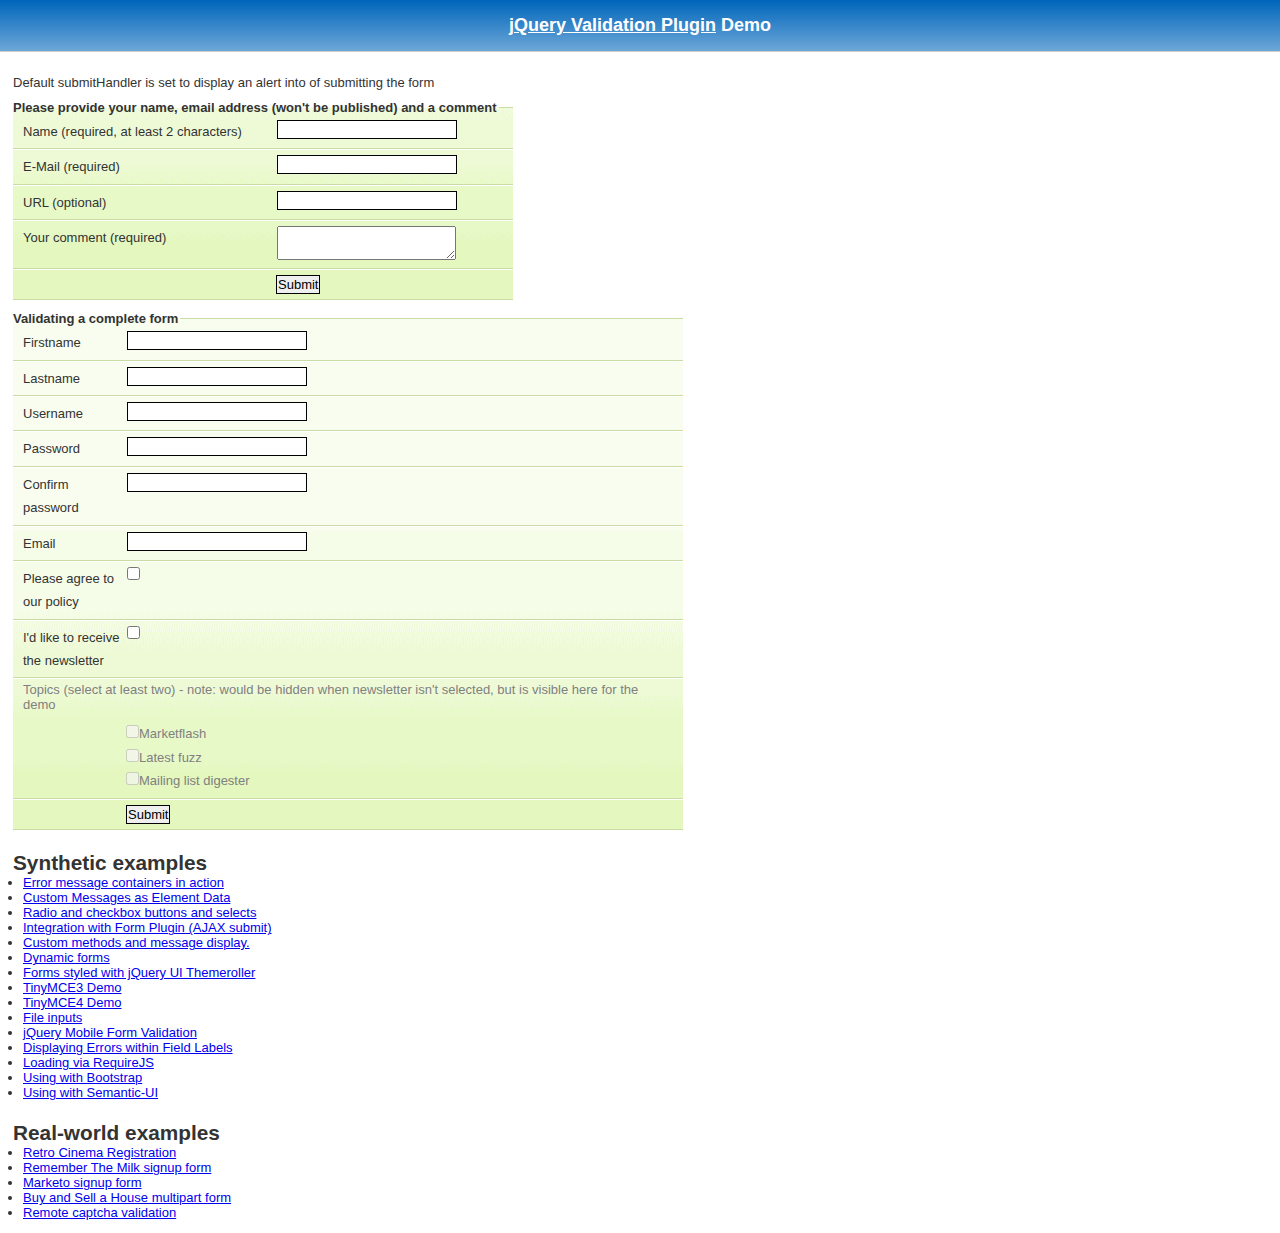
<file: jquery-validation-1.19.5/demo/index.html>
<!DOCTYPE html>
<html lang="en">
<head>
	<meta charset="utf-8">
	<title>jQuery validation plug-in - main demo</title>
	<link rel="stylesheet" href="css/screen.css">
	<script src="../lib/jquery.js"></script>
	<script src="../dist/jquery.validate.js"></script>
	<script>
	$.validator.setDefaults({
		submitHandler: function() {
			alert("submitted!");
		}
	});

	$().ready(function() {
		// validate the comment form when it is submitted
		$("#commentForm").validate();

		// validate signup form on keyup and submit
		$("#signupForm").validate({
			rules: {
				firstname: "required",
				lastname: "required",
				username: {
					required: true,
					minlength: 2
				},
				password: {
					required: true,
					minlength: 5
				},
				confirm_password: {
					required: true,
					minlength: 5,
					equalTo: "#password"
				},
				email: {
					required: true,
					email: true
				},
				topic: {
					required: "#newsletter:checked",
					minlength: 2
				},
				agree: "required"
			},
			messages: {
				firstname: "Please enter your firstname",
				lastname: "Please enter your lastname",
				username: {
					required: "Please enter a username",
					minlength: "Your username must consist of at least 2 characters"
				},
				password: {
					required: "Please provide a password",
					minlength: "Your password must be at least 5 characters long"
				},
				confirm_password: {
					required: "Please provide a password",
					minlength: "Your password must be at least 5 characters long",
					equalTo: "Please enter the same password as above"
				},
				email: "Please enter a valid email address",
				agree: "Please accept our policy",
				topic: "Please select at least 2 topics"
			}
		});

		// propose username by combining first- and lastname
		$("#username").focus(function() {
			var firstname = $("#firstname").val();
			var lastname = $("#lastname").val();
			if (firstname && lastname && !this.value) {
				this.value = firstname + "." + lastname;
			}
		});

		//code to hide topic selection, disable for demo
		var newsletter = $("#newsletter");
		// newsletter topics are optional, hide at first
		var inital = newsletter.is(":checked");
		var topics = $("#newsletter_topics")[inital ? "removeClass" : "addClass"]("gray");
		var topicInputs = topics.find("input").attr("disabled", !inital);
		// show when newsletter is checked
		newsletter.click(function() {
			topics[this.checked ? "removeClass" : "addClass"]("gray");
			topicInputs.attr("disabled", !this.checked);
		});
	});
	</script>
	<style>
	#commentForm {
		width: 500px;
	}
	#commentForm label {
		width: 250px;
	}
	#commentForm label.error, #commentForm input.submit {
		margin-left: 253px;
	}
	#signupForm {
		width: 670px;
	}
	#signupForm label.error {
		margin-left: 10px;
		width: auto;
		display: inline;
	}
	#newsletter_topics label.error {
		display: none;
		margin-left: 103px;
	}
	</style>
</head>
<body>
<h1 id="banner"><a href="https://jqueryvalidation.org/">jQuery Validation Plugin</a> Demo</h1>
<div id="main">
	<p>Default submitHandler is set to display an alert into of submitting the form</p>
	<form class="cmxform" id="commentForm" method="get" action="">
		<fieldset>
			<legend>Please provide your name, email address (won't be published) and a comment</legend>
			<p>
				<label for="cname">Name (required, at least 2 characters)</label>
				<input id="cname" name="name" minlength="2" type="text" required>
			</p>
			<p>
				<label for="cemail">E-Mail (required)</label>
				<input id="cemail" type="email" name="email" required>
			</p>
			<p>
				<label for="curl">URL (optional)</label>
				<input id="curl" type="url" name="url">
			</p>
			<p>
				<label for="ccomment">Your comment (required)</label>
				<textarea id="ccomment" name="comment" required></textarea>
			</p>
			<p>
				<input class="submit" type="submit" value="Submit">
			</p>
		</fieldset>
	</form>
	<form class="cmxform" id="signupForm" method="get" action="">
		<fieldset>
			<legend>Validating a complete form</legend>
			<p>
				<label for="firstname">Firstname</label>
				<input id="firstname" name="firstname" type="text">
			</p>
			<p>
				<label for="lastname">Lastname</label>
				<input id="lastname" name="lastname" type="text">
			</p>
			<p>
				<label for="username">Username</label>
				<input id="username" name="username" type="text">
			</p>
			<p>
				<label for="password">Password</label>
				<input id="password" name="password" type="password">
			</p>
			<p>
				<label for="confirm_password">Confirm password</label>
				<input id="confirm_password" name="confirm_password" type="password">
			</p>
			<p>
				<label for="email">Email</label>
				<input id="email" name="email" type="email">
			</p>
			<p>
				<label for="agree">Please agree to our policy</label>
				<input type="checkbox" class="checkbox" id="agree" name="agree">
			</p>
			<p>
				<label for="newsletter">I'd like to receive the newsletter</label>
				<input type="checkbox" class="checkbox" id="newsletter" name="newsletter">
			</p>
			<fieldset id="newsletter_topics">
				<legend>Topics (select at least two) - note: would be hidden when newsletter isn't selected, but is visible here for the demo</legend>
				<label for="topic_marketflash">
					<input type="checkbox" id="topic_marketflash" value="marketflash" name="topic">Marketflash
				</label>
				<label for="topic_fuzz">
					<input type="checkbox" id="topic_fuzz" value="fuzz" name="topic">Latest fuzz
				</label>
				<label for="topic_digester">
					<input type="checkbox" id="topic_digester" value="digester" name="topic">Mailing list digester
				</label>
				<label for="topic" class="error">Please select at least two topics you'd like to receive.</label>
			</fieldset>
			<p>
				<input class="submit" type="submit" value="Submit">
			</p>
		</fieldset>
	</form>
	<h3>Synthetic examples</h3>
	<ul>
		<li><a href="errorcontainer-demo.html">Error message containers in action</a>
		</li>
		<li><a href="custom-messages-data-demo.html">Custom Messages as Element Data</a>
		</li>
		<li><a href="radio-checkbox-select-demo.html">Radio and checkbox buttons and selects</a>
		</li>
		<li><a href="ajaxSubmit-integration-demo.html">Integration with Form Plugin (AJAX submit)</a>
		</li>
		<li><a href="custom-methods-demo.html">Custom methods and message display.</a>
		</li>
		<li><a href="dynamic-totals.html">Dynamic forms</a>
		</li>
		<li><a href="themerollered.html">Forms styled with jQuery UI Themeroller</a>
		</li>
		<li><a href="tinymce/">TinyMCE3 Demo</a>
		</li>
		<li><a href="tinymce4/">TinyMCE4 Demo</a>
		</li>
		<li><a href="file_input.html">File inputs</a>
		</li>
		<li><a href="jquerymobile.html">jQuery Mobile Form Validation</a>
		</li>
		<li><a href="errors-within-labels.html">Displaying Errors within Field Labels</a>
		</li>
		<li><a href="requirejs/index.html">Loading via RequireJS</a>
		</li>
		<li><a href="bootstrap/index.html">Using with Bootstrap</a>
		</li>
		<li><a href="semantic-ui/index.html">Using with Semantic-UI</a>
		</li>
	</ul>
	<h3>Real-world examples</h3>
	<ul>
		<li><a href="cinema/">Retro Cinema Registration</a></li>
		<li><a href="milk/">Remember The Milk signup form</a></li>
		<li><a href="marketo/">Marketo signup form</a></li>
		<li><a href="multipart/">Buy and Sell a House multipart form</a></li>
		<li><a href="captcha/">Remote captcha validation</a></li>
	</ul>
</div>
</body>
</html>
</file>
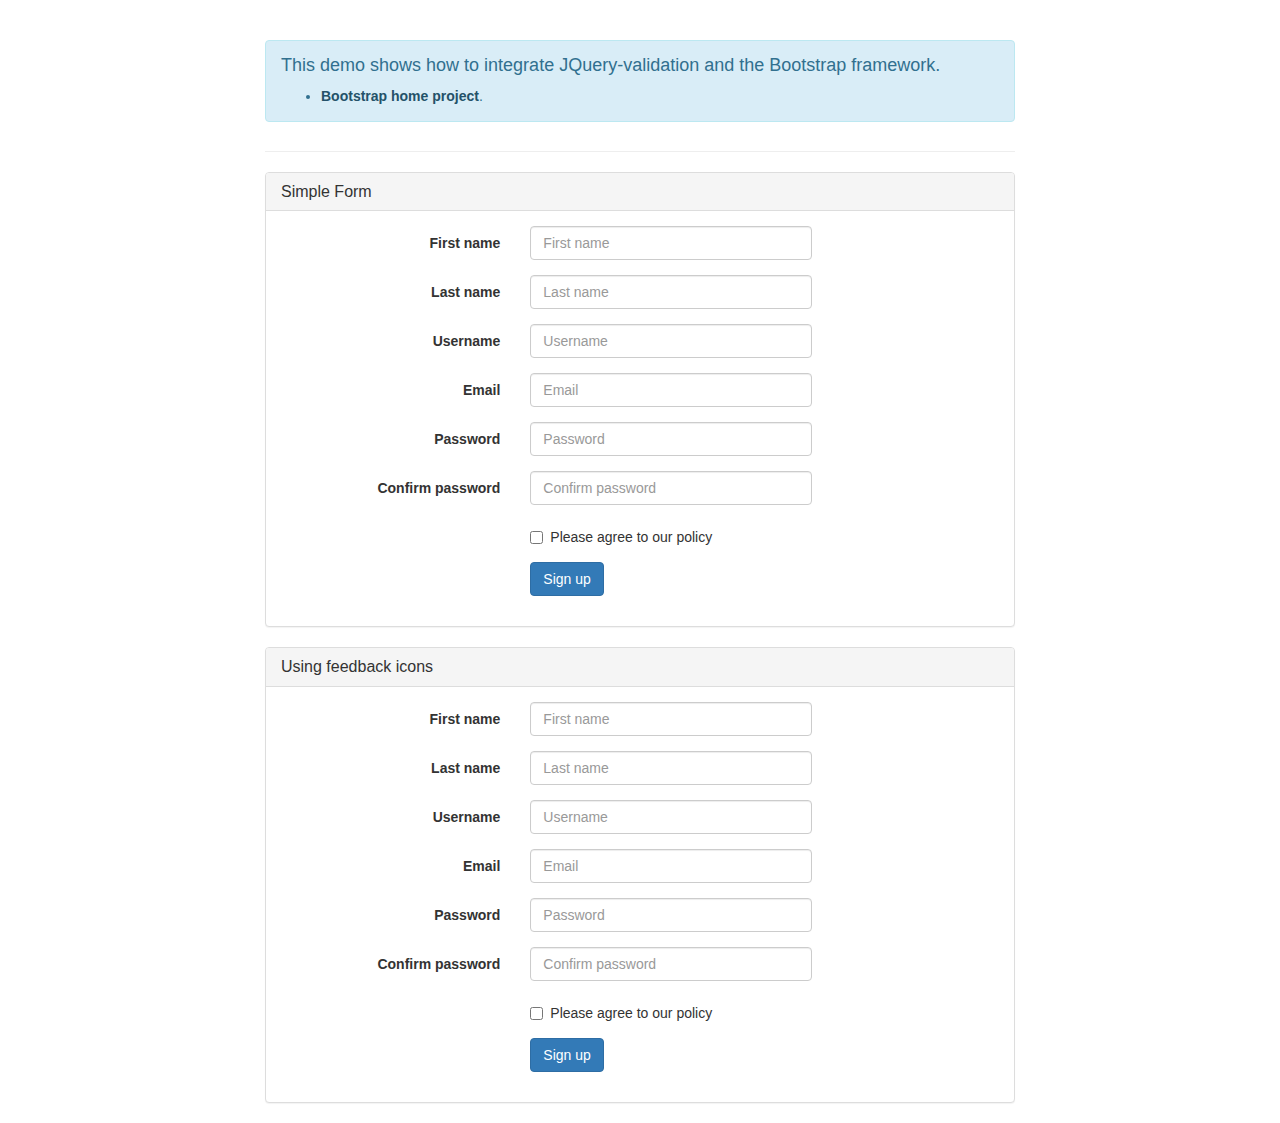
<file: jquery-validation-1.19.5/demo/bootstrap/index.html>
<!DOCTYPE html>
<html>
<head>
	<title>JQuery-validation demo | Bootstrap</title>

	<link rel="stylesheet" href="https://maxcdn.bootstrapcdn.com/bootstrap/3.3.5/css/bootstrap.min.css" />

	<script type="text/javascript" src="../../lib/jquery-1.11.1.js"></script>
	<script type="text/javascript" src="../../dist/jquery.validate.js"></script>
</head>
<body>
	<div class="container">
		<div class="row">
			<div class="col-sm-8 col-sm-offset-2">
				<div class="page-header">
					<div class="alert alert-info" role="alert">
						<h4>This demo shows how to integrate JQuery-validation and the Bootstrap framework.</h4>
						<ul>
							<li><a href="https://getbootstrap.com/" class="alert-link">Bootstrap home project</a>.</li>
						</ul>
					</div>
				</div>

				<div class="panel panel-default">
					<div class="panel-heading">
						<h3 class="panel-title">Simple Form</h3>
					</div>
					<div class="panel-body">
						<form id="signupForm" method="post" class="form-horizontal" action="">
							<div class="form-group">
								<label class="col-sm-4 control-label" for="firstname">First name</label>
								<div class="col-sm-5">
									<input type="text" class="form-control" id="firstname" name="firstname" placeholder="First name" />
								</div>
							</div>

							<div class="form-group">
								<label class="col-sm-4 control-label" for="lastname">Last name</label>
								<div class="col-sm-5">
									<input type="text" class="form-control" id="lastname" name="lastname" placeholder="Last name" />
								</div>
							</div>

							<div class="form-group">
								<label class="col-sm-4 control-label" for="username">Username</label>
								<div class="col-sm-5">
									<input type="text" class="form-control" id="username" name="username" placeholder="Username" />
								</div>
							</div>

							<div class="form-group">
								<label class="col-sm-4 control-label" for="email">Email</label>
								<div class="col-sm-5">
									<input type="text" class="form-control" id="email" name="email" placeholder="Email" />
								</div>
							</div>

							<div class="form-group">
								<label class="col-sm-4 control-label" for="password">Password</label>
								<div class="col-sm-5">
									<input type="password" class="form-control" id="password" name="password" placeholder="Password" />
								</div>
							</div>

							<div class="form-group">
								<label class="col-sm-4 control-label" for="confirm_password">Confirm password</label>
								<div class="col-sm-5">
									<input type="password" class="form-control" id="confirm_password" name="confirm_password" placeholder="Confirm password" />
								</div>
							</div>

							<div class="form-group">
								<div class="col-sm-5 col-sm-offset-4">
									<div class="checkbox">
										<label>
											<input type="checkbox" id="agree" name="agree" value="agree" />Please agree to our policy
										</label>
									</div>
								</div>
							</div>

							<div class="form-group">
								<div class="col-sm-9 col-sm-offset-4">
									<button type="submit" class="btn btn-primary" name="signup" value="Sign up">Sign up</button>
								</div>
							</div>
						</form>
					</div>
				</div>

				<div class="panel panel-default">
					<div class="panel-heading">
						<h3 class="panel-title">Using feedback icons</h3>
					</div>
					<div class="panel-body">
						<form id="signupForm1" method="post" class="form-horizontal" action="">
							<div class="form-group">
								<label class="col-sm-4 control-label" for="firstname1">First name</label>
								<div class="col-sm-5">
									<input type="text" class="form-control" id="firstname1" name="firstname1" placeholder="First name" />
								</div>
							</div>

							<div class="form-group">
								<label class="col-sm-4 control-label" for="lastname1">Last name</label>
								<div class="col-sm-5">
									<input type="text" class="form-control" id="lastname1" name="lastname1" placeholder="Last name" />
								</div>
							</div>

							<div class="form-group">
								<label class="col-sm-4 control-label" for="username1">Username</label>
								<div class="col-sm-5">
									<input type="text" class="form-control" id="username1" name="username1" placeholder="Username" />
								</div>
							</div>

							<div class="form-group">
								<label class="col-sm-4 control-label" for="email1">Email</label>
								<div class="col-sm-5">
									<input type="text" class="form-control" id="email1" name="email1" placeholder="Email" />
								</div>
							</div>

							<div class="form-group">
								<label class="col-sm-4 control-label" for="password1">Password</label>
								<div class="col-sm-5">
									<input type="password" class="form-control" id="password1" name="password1" placeholder="Password" />
								</div>
							</div>

							<div class="form-group">
								<label class="col-sm-4 control-label" for="confirm_password1">Confirm password</label>
								<div class="col-sm-5">
									<input type="password" class="form-control" id="confirm_password1" name="confirm_password1" placeholder="Confirm password" />
								</div>
							</div>

							<div class="form-group">
								<div class="col-sm-5 col-sm-offset-4">
									<div class="checkbox">
										<label>
											<input type="checkbox" id="agree1" name="agree1" value="agree" />Please agree to our policy
										</label>
									</div>
								</div>
							</div>

							<div class="form-group">
								<div class="col-sm-9 col-sm-offset-4">
									<button type="submit" class="btn btn-primary" name="signup1" value="Sign up">Sign up</button>
								</div>
							</div>
						</form>
					</div>
				</div>
			</div>
		</div>
	</div>
	<script type="text/javascript">
		$.validator.setDefaults( {
			submitHandler: function () {
				alert( "submitted!" );
			}
		} );

		$( document ).ready( function () {
			$( "#signupForm" ).validate( {
				rules: {
					firstname: "required",
					lastname: "required",
					username: {
						required: true,
						minlength: 2
					},
					password: {
						required: true,
						minlength: 5
					},
					confirm_password: {
						required: true,
						minlength: 5,
						equalTo: "#password"
					},
					email: {
						required: true,
						email: true
					},
					agree: "required"
				},
				messages: {
					firstname: "Please enter your firstname",
					lastname: "Please enter your lastname",
					username: {
						required: "Please enter a username",
						minlength: "Your username must consist of at least 2 characters"
					},
					password: {
						required: "Please provide a password",
						minlength: "Your password must be at least 5 characters long"
					},
					confirm_password: {
						required: "Please provide a password",
						minlength: "Your password must be at least 5 characters long",
						equalTo: "Please enter the same password as above"
					},
					email: "Please enter a valid email address",
					agree: "Please accept our policy"
				},
				errorElement: "em",
				errorPlacement: function ( error, element ) {
					// Add the `help-block` class to the error element
					error.addClass( "help-block" );

					if ( element.prop( "type" ) === "checkbox" ) {
						error.insertAfter( element.parent( "label" ) );
					} else {
						error.insertAfter( element );
					}
				},
				highlight: function ( element, errorClass, validClass ) {
					$( element ).parents( ".col-sm-5" ).addClass( "has-error" ).removeClass( "has-success" );
				},
				unhighlight: function (element, errorClass, validClass) {
					$( element ).parents( ".col-sm-5" ).addClass( "has-success" ).removeClass( "has-error" );
				}
			} );

			$( "#signupForm1" ).validate( {
				rules: {
					firstname1: "required",
					lastname1: "required",
					username1: {
						required: true,
						minlength: 2
					},
					password1: {
						required: true,
						minlength: 5
					},
					confirm_password1: {
						required: true,
						minlength: 5,
						equalTo: "#password1"
					},
					email1: {
						required: true,
						email: true
					},
					agree1: "required"
				},
				messages: {
					firstname1: "Please enter your firstname",
					lastname1: "Please enter your lastname",
					username1: {
						required: "Please enter a username",
						minlength: "Your username must consist of at least 2 characters"
					},
					password1: {
						required: "Please provide a password",
						minlength: "Your password must be at least 5 characters long"
					},
					confirm_password1: {
						required: "Please provide a password",
						minlength: "Your password must be at least 5 characters long",
						equalTo: "Please enter the same password as above"
					},
					email1: "Please enter a valid email address",
					agree1: "Please accept our policy"
				},
				errorElement: "em",
				errorPlacement: function ( error, element ) {
					// Add the `help-block` class to the error element
					error.addClass( "help-block" );

					// Add `has-feedback` class to the parent div.form-group
					// in order to add icons to inputs
					element.parents( ".col-sm-5" ).addClass( "has-feedback" );

					if ( element.prop( "type" ) === "checkbox" ) {
						error.insertAfter( element.parent( "label" ) );
					} else {
						error.insertAfter( element );
					}

					// Add the span element, if doesn't exists, and apply the icon classes to it.
					if ( !element.next( "span" )[ 0 ] ) {
						$( "<span class='glyphicon glyphicon-remove form-control-feedback'></span>" ).insertAfter( element );
					}
				},
				success: function ( label, element ) {
					// Add the span element, if doesn't exists, and apply the icon classes to it.
					if ( !$( element ).next( "span" )[ 0 ] ) {
						$( "<span class='glyphicon glyphicon-ok form-control-feedback'></span>" ).insertAfter( $( element ) );
					}
				},
				highlight: function ( element, errorClass, validClass ) {
					$( element ).parents( ".col-sm-5" ).addClass( "has-error" ).removeClass( "has-success" );
					$( element ).next( "span" ).addClass( "glyphicon-remove" ).removeClass( "glyphicon-ok" );
				},
				unhighlight: function ( element, errorClass, validClass ) {
					$( element ).parents( ".col-sm-5" ).addClass( "has-success" ).removeClass( "has-error" );
					$( element ).next( "span" ).addClass( "glyphicon-ok" ).removeClass( "glyphicon-remove" );
				}
			} );
		} );
	</script>
</body>
</html>
</file>
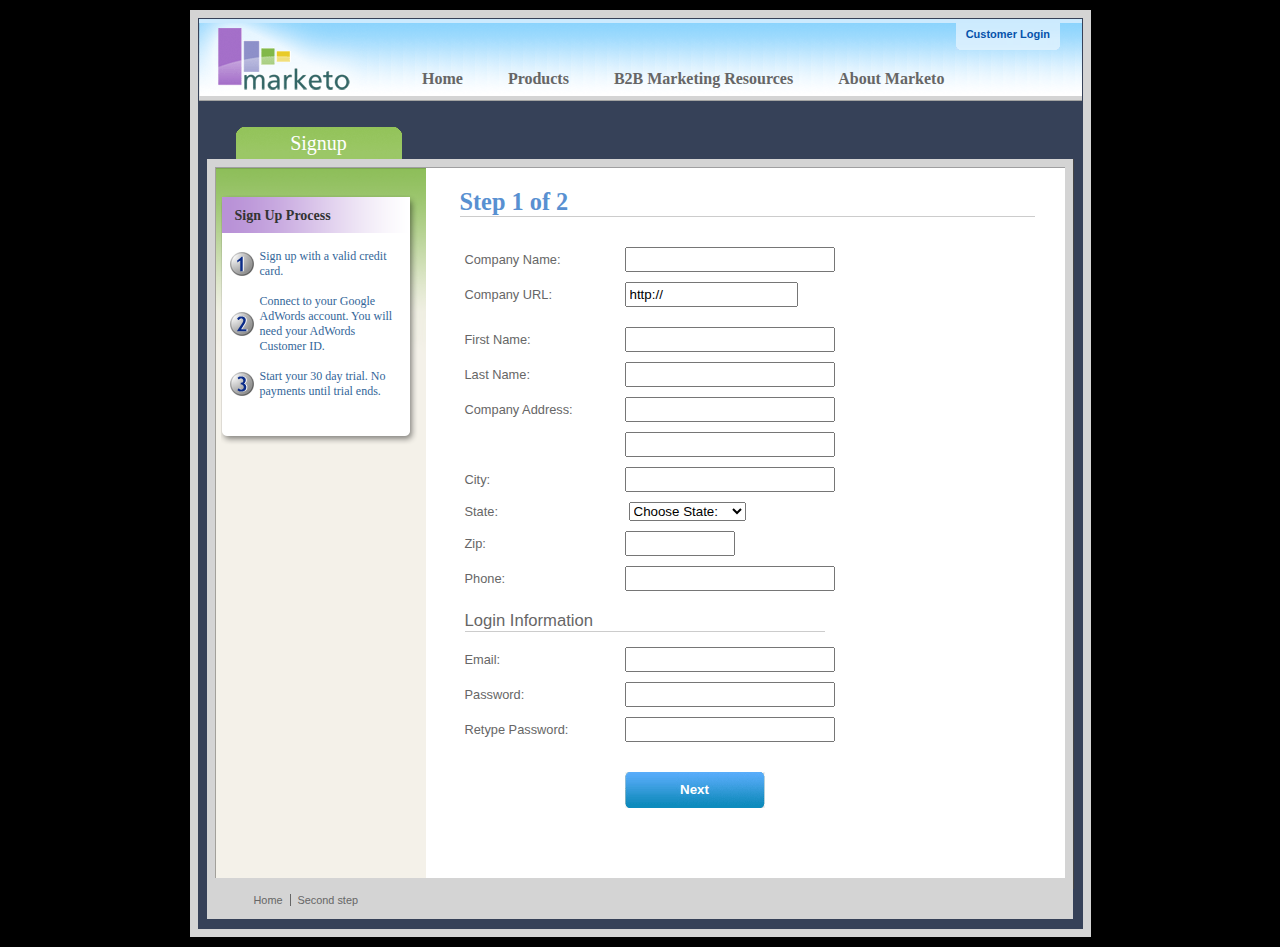
<file: jquery-validation-1.19.5/demo/marketo/index.html>
<!DOCTYPE html>
<html lang="en">
<head>
	<meta charset="utf-8">
	<title>Subscription Signup | Marketo</title>
	<script src="../../lib/jquery.js"></script>
	<script src="../../lib/jquery.mockjax.js"></script>
	<script src="../../dist/jquery.validate.js"></script>
	<script src="jquery.maskedinput.js"></script>
	<script src="mktSignup.js"></script>
	<link rel="stylesheet" href="stylesheet.css">
</head>
<body>
<!-- start page wrapper -->
<div id="letterbox">
	<!-- start header container -->
	<div id="header-background">
		<div class="nav-global-container">
			<div class="login">
				<a href="#">
					<span></span>Customer Login</a>
			</div>
			<div class="logo">
				<a href="#">
					<img src="images/logo_marketo.gif" width="168" height="73" alt="Marketo">
				</a>
			</div>
			<div class="nav-global">
				<ul>
					<li>
						<a href="#" class="nav-g01">
							<span></span>Home</a>
					</li>
					<li>
						<a href="#" class="nav-g02">
							<span></span>Products</a>
					</li>
					<li>
						<a href="#" class="nav-g04">
							<span></span>B2B Marketing Resources</a>
					</li>
					<li>
						<a href="#" class="nav-g05">
							<span></span>About Marketo</a>
					</li>
				</ul>
			</div>
		</div>
	</div>
	<!-- end header container -->
	<div class="line-grey-tier"></div>
	<!-- start page container 2 div-->
	<div id="page-container" class="resize">
		<div id="page-content-inner" class="resize">
			<!-- start col-main -->
			<div id="col-main" class="resize" style="">
				<!-- start main content -->
				<div class="main-content resize">
					<div class="action-container" style="display:none;"></div>
					<h1>Step 1 of 2</h1>
					<p>
					</p>
					<br clear="all">
					<div>
						<form id="profileForm" type="actionForm" action="step2.htm" method="get">
							<div class="error" style="display:none;">
								<img src="images/warning.gif" alt="Warning!" width="24" height="24" style="float:left; margin: -5px 10px 0px 0px;">
								<span></span>.
								<br clear="all">
							</div>
							<table cellpadding="0" cellspacing="0" border="0">
								<tr>
									<td class="label">
										<label for="co_name">Company Name:</label>
									</td>
									<td class="field">
										<input id="co_name" class="required" maxlength="40" name="co_name" size="20" type="text" tabindex="1" value="">
									</td>
								</tr>
								<tr>
									<td class="label">
										<label for="co_url">Company URL:</label>
									</td>
									<td class="field">
										<input id="co_url" class="required defaultInvalid url" maxlength="40" name="co_url" style="width:163px" type="text" tabindex="2" value="http://">
									</td>
								</tr>
								<tr>
									<td>
									<td>
								</tr>
								<tr>
									<td class="label">
										<label for="first_name">First Name:</label>
									</td>
									<td class="field">
										<input id="first_name" class="required" maxlength="40" name="first_name" size="20" type="text" tabindex="3" value="">
									</td>
								</tr>
								<tr>
									<td class="label">
										<label for="last_name">Last Name:</label>
									</td>
									<td class="field">
										<input id="last_name" class="required" maxlength="40" name="last_name" size="20" type="text" tabindex="4" value="">
									</td>
								</tr>
								<tr>
									<td class="label">
										<label for="address1">Company Address:</label>
									</td>
									<td class="field">
										<input maxlength="40" class="required" name="address1" size="20" type="text" tabindex="5" value="">
									</td>
								</tr>
								<tr>
									<td class="label"></td>
									<td class="field">
										<input maxlength="40" name="address2" size="20" type="text" tabindex="6" value="">
									</td>
								</tr>
								<tr>
									<td class="label">
										<label for="city">City:</label>
									</td>
									<td class="field">
										<input maxlength="40" class="required" name="city" size="20" type="text" tabindex="7" value="">
									</td>
								</tr>
								<tr>
									<td class="label">
										<label for="state">State:</label>
									</td>
									<td class="field">
										<select id="state" class="required" name="state" style="margin-left: 4px;" tabindex="8">
											<option value="">Choose State:</option>
											<option value="AL">Alabama</option>
											<option value="AK">Alaska</option>
											<option value="AZ">Arizona</option>
											<option value="AR">Arkansas</option>
											<option value="CA">California</option>
											<option value="CO">Colorado</option>
											<option value="CT">Connecticut</option>
											<option value="DE">Delaware</option>
											<option value="FL">Florida</option>
											<option value="GA">Georgia</option>
											<option value="HI">Hawaii</option>
											<option value="ID">Idaho</option>
											<option value="IL">Illinois</option>
											<option value="IN">Indiana</option>
											<option value="IA">Iowa</option>
											<option value="KS">Kansas</option>
											<option value="KY">Kentucky</option>
											<option value="LA">Louisiana</option>
											<option value="ME">Maine</option>
											<option value="MD">Maryland</option>
											<option value="MA">Massachusetts</option>
											<option value="MI">Michigan</option>
											<option value="MN">Minnesota</option>
											<option value="MS">Mississippi</option>
											<option value="MO">Missouri</option>
											<option value="MT">Montana</option>
											<option value="NE">Nebraska</option>
											<option value="NV">Nevada</option>
											<option value="NH">New Hampshire</option>
											<option value="NJ">New Jersey</option>
											<option value="NM">New Mexico</option>
											<option value="NY">New York</option>
											<option value="NC">North Carolina</option>
											<option value="ND">North Dakota</option>
											<option value="OH">Ohio</option>
											<option value="OK">Oklahoma</option>
											<option value="OR">Oregon</option>
											<option value="PA">Pennsylvania</option>
											<option value="RI">Rhode Island</option>
											<option value="SC">South Carolina</option>
											<option value="SD">South Dakota</option>
											<option value="TN">Tennessee</option>
											<option value="TX">Texas</option>
											<option value="UT">Utah</option>
											<option value="VT">Vermont</option>
											<option value="VA">Virginia</option>
											<option value="WA">Washington</option>
											<option value="WV">West Virginia</option>
											<option value="WI">Wisconsin</option>
											<option value="WY">Wyoming</option>
										</select>
									</td>
								</tr>
								<tr>
									<td class="label">
										<label for="zip">Zip:</label>
									</td>
									<td class="field">
										<input maxlength="10" name="zip" style="width: 100px" type="text" class="required zipcode" tabindex="9" value="">
									</td>
								</tr>
								<tr>
									<td class="label">
										<label for="phone">Phone:</label>
									</td>
									<td class="field">
										<input id="phone" maxlength="14" name="phone" type="text" class="required phone" tabindex="10" value="">
									</td>
								</tr>
								<tr>
									<td colspan="2">
										<h2 style="border-bottom: 1px solid #CCCCCC;">Login Information</h2>
									</td>
								</tr>
								<tr>
									<td class="label">
										<label for="email">Email:</label>
									</td>
									<td class="field">
										<input id="email" class="required email" remote="emails.action" maxlength="40" name="email" size="20" type="text" tabindex="11" value="">
									</td>
								</tr>
								<tr>
									<td class="label">
										<label for="password1">Password:</label>
									</td>
									<td class="field">
										<input id="password1" class="required password" maxlength="40" name="password1" size="20" type="password" tabindex="12" value="">
									</td>
								</tr>
								<tr>
									<td class="label">
										<label for="password2">Retype Password:</label>
									</td>
									<td class="field">
										<input id="password2" class="required" equalTo="#password1" maxlength="40" name="password2" size="20" type="password" tabindex="13" value="">
										<div class="formError"></div>
									</td>
								</tr>
								<tr>
									<td></td>
									<td>
										<div class="buttonSubmit">
											<span></span>
											<input class="formButton" type="submit" value="Next" style="width: 140px" tabindex="14">
										</div>
									</td>
								</tr>
							</table>
							<br>
							<br>
						</form>
						<br clear="all">
					</div>
				</div>
				<!-- end main content -->
				<br>
			</div>
			<!-- end col-main -->
			<!-- start left col -->
			<div id="col-left" class="nav-left-back empty resize" style="position: absolute; min-height: 450px;">
				<div class="col-left-header-tab" style="position: absolute;">Signup</div>
				<div class="nav-left"></div>
				<div class="left-nav-callout png" style="top: 15px; margin-bottom: 100px;">
					<img src="images/left-nav-callout-long.png" class="png" alt="">
					<h6>Sign Up Process</h6>
					<a style="background-image: url(images/step1-24.gif); font-weight: normal; text-decoration: none; cursor: default;">Sign up with a valid credit card.</a>
					<a style="background-image: url(images/step2-24.gif); font-weight: normal; text-decoration: none; cursor: default;">Connect to your Google AdWords account.  You will need your AdWords Customer ID.</a>
					<a style="background-image: url(images/step3-24.gif); font-weight: normal; text-decoration: none; cursor: default;">Start your 30 day trial.  No payments until trial ends.</a>
				</div>
				<div class="footerAddress">
					<b>Marketo Inc.</b>
					<br>1710 S. Amphlett Blvd.
					<br>San Mateo, CA 94402 USA
					<br>
				</div>
				<br clear="all">
			</div>
			<!-- end left col -->
		</div>
	</div>
	<!-- end page container 2 divs-->
	<div id="footer-container" align="center">
		<div class="footer">
			<ul>
				<li><a href="..">Home</a>
				</li>
				<li class="line-off"><a href="step2.htm">Second step</a>
				</li>
			</ul>
		</div>
	</div>
	<!-- end page wrapper -->
</div>
</body>
</html>
</file>
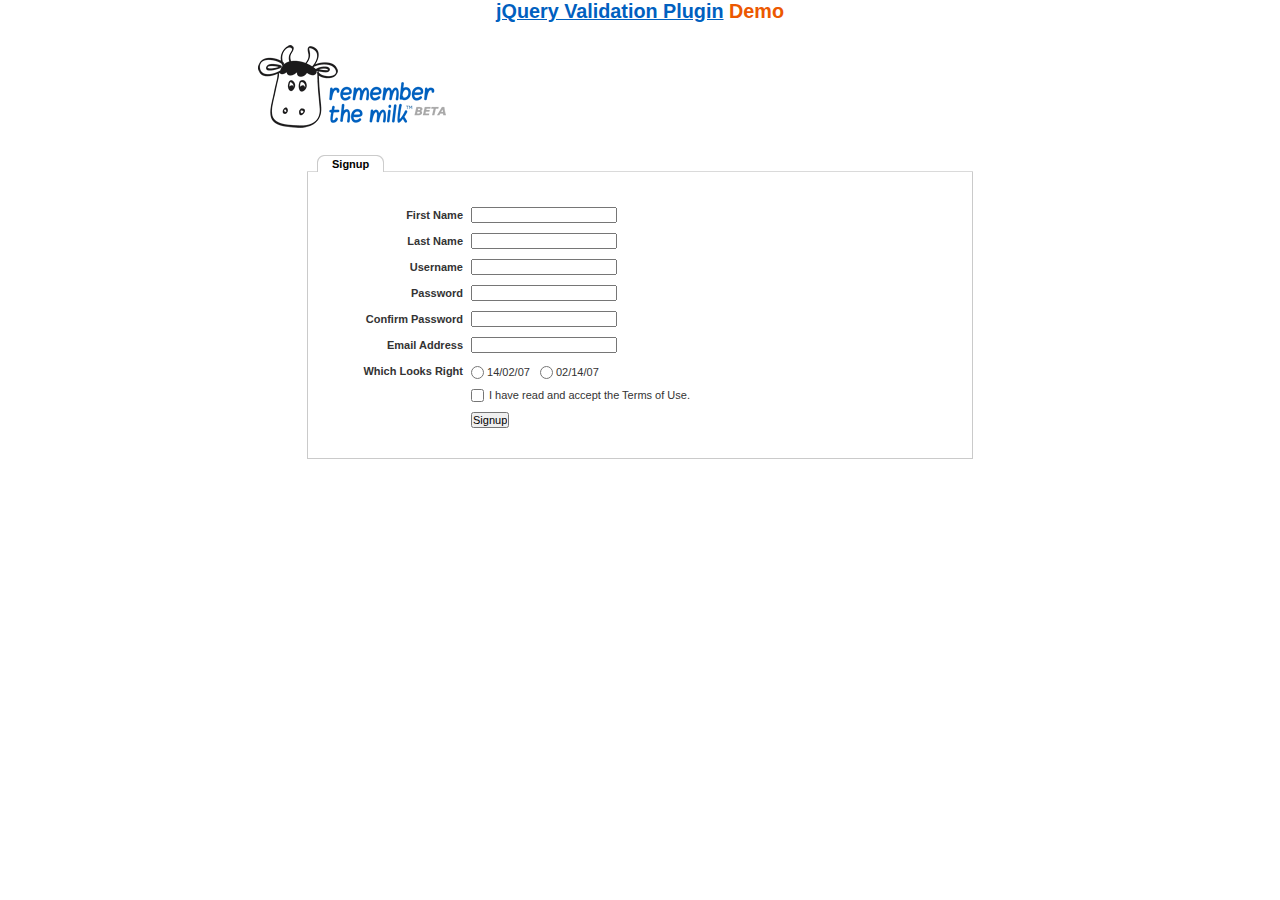
<file: jquery-validation-1.19.5/demo/milk/index.html>
<!DOCTYPE html>
<html lang="en">
<head>
	<meta charset="utf-8">
	<title>Remember The Milk signup form - jQuery Validate plugin demo - with friendly permission from the RTM team</title>
	<link rel="stylesheet" href="milk.css">
	<script src="../../lib/jquery.js"></script>
	<script src="../../lib/jquery.mockjax.js"></script>
	<script src="../../dist/jquery.validate.js"></script>
	<script>
	$(document).ready(function() {
		$.mockjax({
			url: "emails.action",
			response: function(settings) {
				var email = settings.data.email,
					emails = ["glen@marketo.com", "george@bush.gov", "me@god.com", "aboutface@cooper.com", "steam@valve.com", "bill@gates.com"];
				this.responseText = "true";
				if ($.inArray(email, emails) !== -1) {
					this.responseText = "false";
				}
			},
			responseTime: 500
		});

		$.mockjax({
			url: "users.action",
			response: function(settings) {
				var user = settings.data.username,
					users = ["asdf", "Peter", "Peter2", "George"];
				this.responseText = "true";
				if ($.inArray(user, users) !== -1) {
					this.responseText = "false";
				}
			},
			responseTime: 500
		});

		// validate signup form on keyup and submit
		var validator = $("#signupform").validate({
			rules: {
				firstname: "required",
				lastname: "required",
				username: {
					required: true,
					minlength: 2,
					remote: "users.action"
				},
				password: {
					required: true,
					minlength: 5
				},
				password_confirm: {
					required: true,
					minlength: 5,
					equalTo: "#password"
				},
				email: {
					required: true,
					email: true,
					remote: "emails.action"
				},
				dateformat: "required",
				terms: "required"
			},
			messages: {
				firstname: "Enter your firstname",
				lastname: "Enter your lastname",
				username: {
					required: "Enter a username",
					minlength: jQuery.validator.format("Enter at least {0} characters"),
					remote: jQuery.validator.format("{0} is already in use")
				},
				password: {
					required: "Provide a password",
					minlength: jQuery.validator.format("Enter at least {0} characters")
				},
				password_confirm: {
					required: "Repeat your password",
					minlength: jQuery.validator.format("Enter at least {0} characters"),
					equalTo: "Enter the same password as above"
				},
				email: {
					required: "Please enter a valid email address",
					minlength: "Please enter a valid email address",
					remote: jQuery.validator.format("{0} is already in use")
				},
				dateformat: "Choose your preferred dateformat",
				terms: " "
			},
			// the errorPlacement has to take the table layout into account
			errorPlacement: function(error, element) {
				if (element.is(":radio"))
					error.appendTo(element.parent().next().next());
				else if (element.is(":checkbox"))
					error.appendTo(element.next());
				else
					error.appendTo(element.parent().next());
			},
			// specifying a submitHandler prevents the default submit, good for the demo
			submitHandler: function() {
				alert("submitted!");
			},
			// set this class to error-labels to indicate valid fields
			success: function(label) {
				// set &nbsp; as text for IE
				label.html("&nbsp;").addClass("checked");
			},
			highlight: function(element, errorClass) {
				$(element).parent().next().find("." + errorClass).removeClass("checked");
			}
		});

		// propose username by combining first- and lastname
		$("#username").focus(function() {
			var firstname = $("#firstname").val();
			var lastname = $("#lastname").val();
			if (firstname && lastname && !this.value) {
				this.value = (firstname + "." + lastname).toLowerCase();
			}
		});
	});
	</script>
</head>
<body>
<h1 id="banner"><a href="https://jqueryvalidation.org/">jQuery Validation Plugin</a> Demo</h1>
<div id="main">
	<div id="content">
		<div id="header">
			<div id="headerlogo">
				<img src="milk.png" alt="Remember The Milk">
			</div>
		</div>
		<div style="clear: both;">
			<div></div>
		</div>
		<div class="content">
			<div id="signupbox">
				<div id="signuptab">
					<ul>
						<li id="signupcurrent"><a href=" ">Signup</a>
						</li>
					</ul>
				</div>
				<div id="signupwrap">
					<form id="signupform" autocomplete="off" method="get" action="">
						<table>
							<tr>
								<td class="label">
									<label id="lfirstname" for="firstname">First Name</label>
								</td>
								<td class="field">
									<input id="firstname" name="firstname" type="text" value="" maxlength="100">
								</td>
								<td class="status"></td>
							</tr>
							<tr>
								<td class="label">
									<label id="llastname" for="lastname">Last Name</label>
								</td>
								<td class="field">
									<input id="lastname" name="lastname" type="text" value="" maxlength="100">
								</td>
								<td class="status"></td>
							</tr>
							<tr>
								<td class="label">
									<label id="lusername" for="username">Username</label>
								</td>
								<td class="field">
									<input id="username" name="username" type="text" value="" maxlength="50">
								</td>
								<td class="status"></td>
							</tr>
							<tr>
								<td class="label">
									<label id="lpassword" for="password">Password</label>
								</td>
								<td class="field">
									<input id="password" name="password" type="password" maxlength="50" value="">
								</td>
								<td class="status"></td>
							</tr>
							<tr>
								<td class="label">
									<label id="lpassword_confirm" for="password_confirm">Confirm Password</label>
								</td>
								<td class="field">
									<input id="password_confirm" name="password_confirm" type="password" maxlength="50" value="">
								</td>
								<td class="status"></td>
							</tr>
							<tr>
								<td class="label">
									<label id="lemail" for="email">Email Address</label>
								</td>
								<td class="field">
									<input id="email" name="email" type="text" value="" maxlength="150">
								</td>
								<td class="status"></td>
							</tr>
							<tr>
								<td class="label">
									<label>Which Looks Right</label>
								</td>
								<td class="field" colspan="2" style="vertical-align: top; padding-top: 2px;">
									<table>
										<tbody>
											<tr>
												<td style="padding-right: 5px;">
													<input id="dateformat_eu" name="dateformat" type="radio" value="0">
													<label id="ldateformat_eu" for="dateformat_eu">14/02/07</label>
												</td>
												<td style="padding-left: 5px;">
													<input id="dateformat_am" name="dateformat" type="radio" value="1">
													<label id="ldateformat_am" for="dateformat_am">02/14/07</label>
												</td>
												<td>
												</td>
											</tr>
										</tbody>
									</table>
								</td>
							</tr>
							<tr>
								<td class="label">&nbsp;</td>
								<td class="field" colspan="2">
									<div id="termswrap">
										<input id="terms" type="checkbox" name="terms">
										<label id="lterms" for="terms">I have read and accept the Terms of Use.</label>
									</div>
									<!-- /termswrap -->
								</td>
							</tr>
							<tr>
								<td class="label">
									<label id="lsignupsubmit" for="signupsubmit">Signup</label>
								</td>
								<td class="field" colspan="2">
									<input id="signupsubmit" name="signup" type="submit" value="Signup">
								</td>
							</tr>
						</table>
					</form>
				</div>
			</div>
		</div>
	</div>
</div>
</body>
</html>
</file>
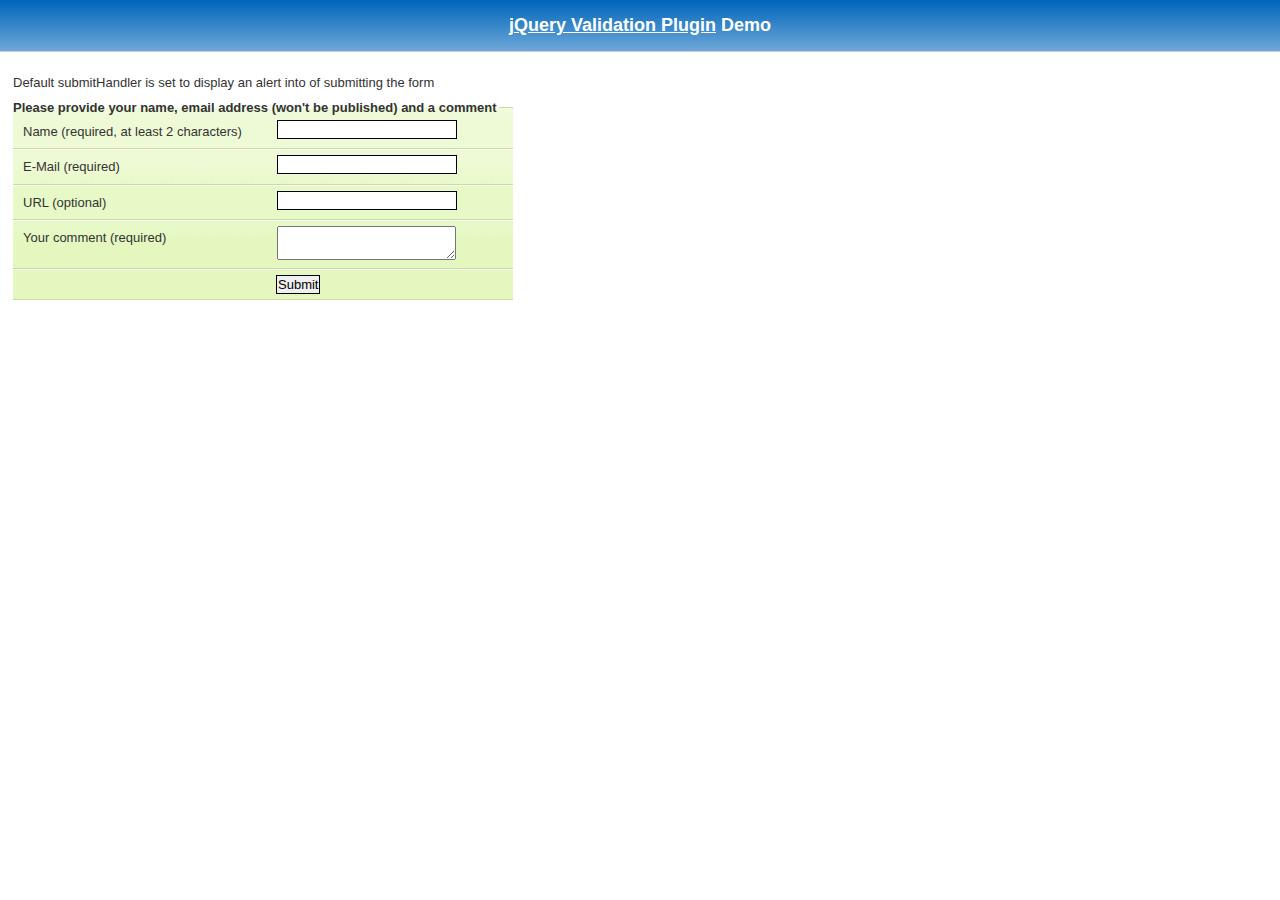
<file: jquery-validation-1.19.5/demo/requirejs/index.html>
<!DOCTYPE html>
<html lang="en">
	<head>
		<meta charset="utf-8">
		<title>jQuery validation plug-in - requirejs demo</title>

		<link rel="stylesheet" href="../css/screen.css">

		<style type="text/css">
			#commentForm { width: 500px; }
			#commentForm label { width: 250px; }
			#commentForm label.error, #commentForm input.submit { margin-left: 253px; }
		</style>
</head>
<body>

	<h1 id="banner"><a href="https://jqueryvalidation.org/">jQuery Validation Plugin</a> Demo</h1>
	<div id="main">

		<p>Default submitHandler is set to display an alert into of submitting the form</p>
		<form class="cmxform" id="commentForm" method="get" action="">
			<fieldset>
				<legend>Please provide your name, email address (won't be published) and a comment</legend>
				<p>
					<label for="cname">Name (required, at least 2 characters)</label>
					<input id="cname" name="name" minlength="2" type="text" required>
				</p>
				<p>
					<label for="cemail">E-Mail (required)</label>
					<input id="cemail" type="email" name="email" required>
				</p>
				<p>
					<label for="curl">URL (optional)</label>
					<input id="curl" type="url" name="url">
				</p>
				<p>
					<label for="ccomment">Your comment (required)</label>
					<textarea id="ccomment" name="comment" required></textarea>
				</p>
				<p>
					<input class="submit" type="submit" value="Submit">
				</p>
			</fieldset>
		</form>

		<script>
		var require = {
			paths: {
				"jquery": "../../lib/jquery-3.1.1"
			}
		};
		</script>
		<script src="../../lib/require.js" data-main="app.js"></script>
	</div>
</body>
</html>
</file>
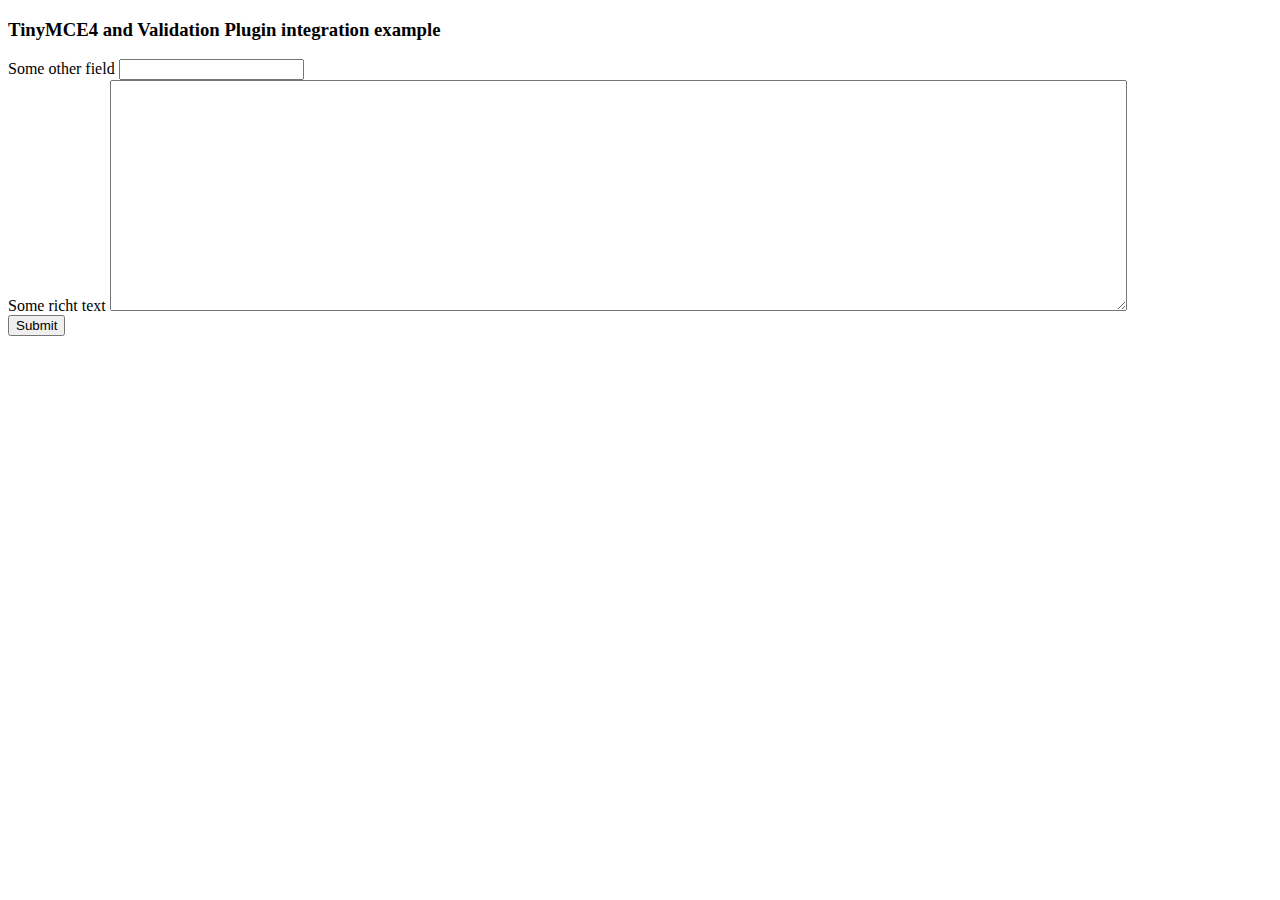
<file: jquery-validation-1.19.5/demo/tinymce4/index.html>
<!doctype html>
<html lang="en">
<head>
	<meta charset="utf-8">
	<title>jQuery Validation plugin: integration with TinyMCE</title>
	<script src="../../lib/jquery.js"></script>
	<script src="../../dist/jquery.validate.js"></script>
	<script src="//tinymce.cachefly.net/4.1/tinymce.min.js"></script>
	<script>
	tinymce.init({
		mode: "textareas",

		setup: function(editor) {
			editor.on('change', function(e) {
				tinymce.triggerSave();
				$("#" + editor.id).valid();
			});
		}

	});
	$(function() {
		var validator = $("#myform").submit(function() {
			// update underlying textarea before submit validation
			tinyMCE.triggerSave();
		}).validate({
			ignore: "",
			rules: {
				title: "required",
				content: "required"
			},
			errorPlacement: function(label, element) {
				// position error label after generated textarea
				if (element.is("textarea")) {
					label.insertAfter(element.next());
				} else {
					label.insertAfter(element)
				}
			}
		});
		validator.focusInvalid = function() {
			// put focus on tinymce on submit validation
			if (this.settings.focusInvalid) {
				try {
					var toFocus = $(this.findLastActive() || this.errorList.length && this.errorList[0].element || []);
					if (toFocus.is("textarea")) {
						tinyMCE.get(toFocus.attr("id")).focus();
					} else {
						toFocus.filter(":visible").focus();
					}
				} catch (e) {
					// ignore IE throwing errors when focusing hidden elements
				}
			}
		}
	})
	</script>
	<!-- /TinyMCE -->
</head>
<body>
<form id="myform" action="">
	<h3>TinyMCE4 and Validation Plugin integration example</h3>
	<label>Some other field</label>
	<input name="title">
	<br>
	<label>Some richt text</label>
	<textarea id="content" name="content" rows="15" cols="80" style="width: 80%"></textarea>
	<br>
	<input type="submit" name="save" value="Submit">
</form>
</body>
</html>
</file>
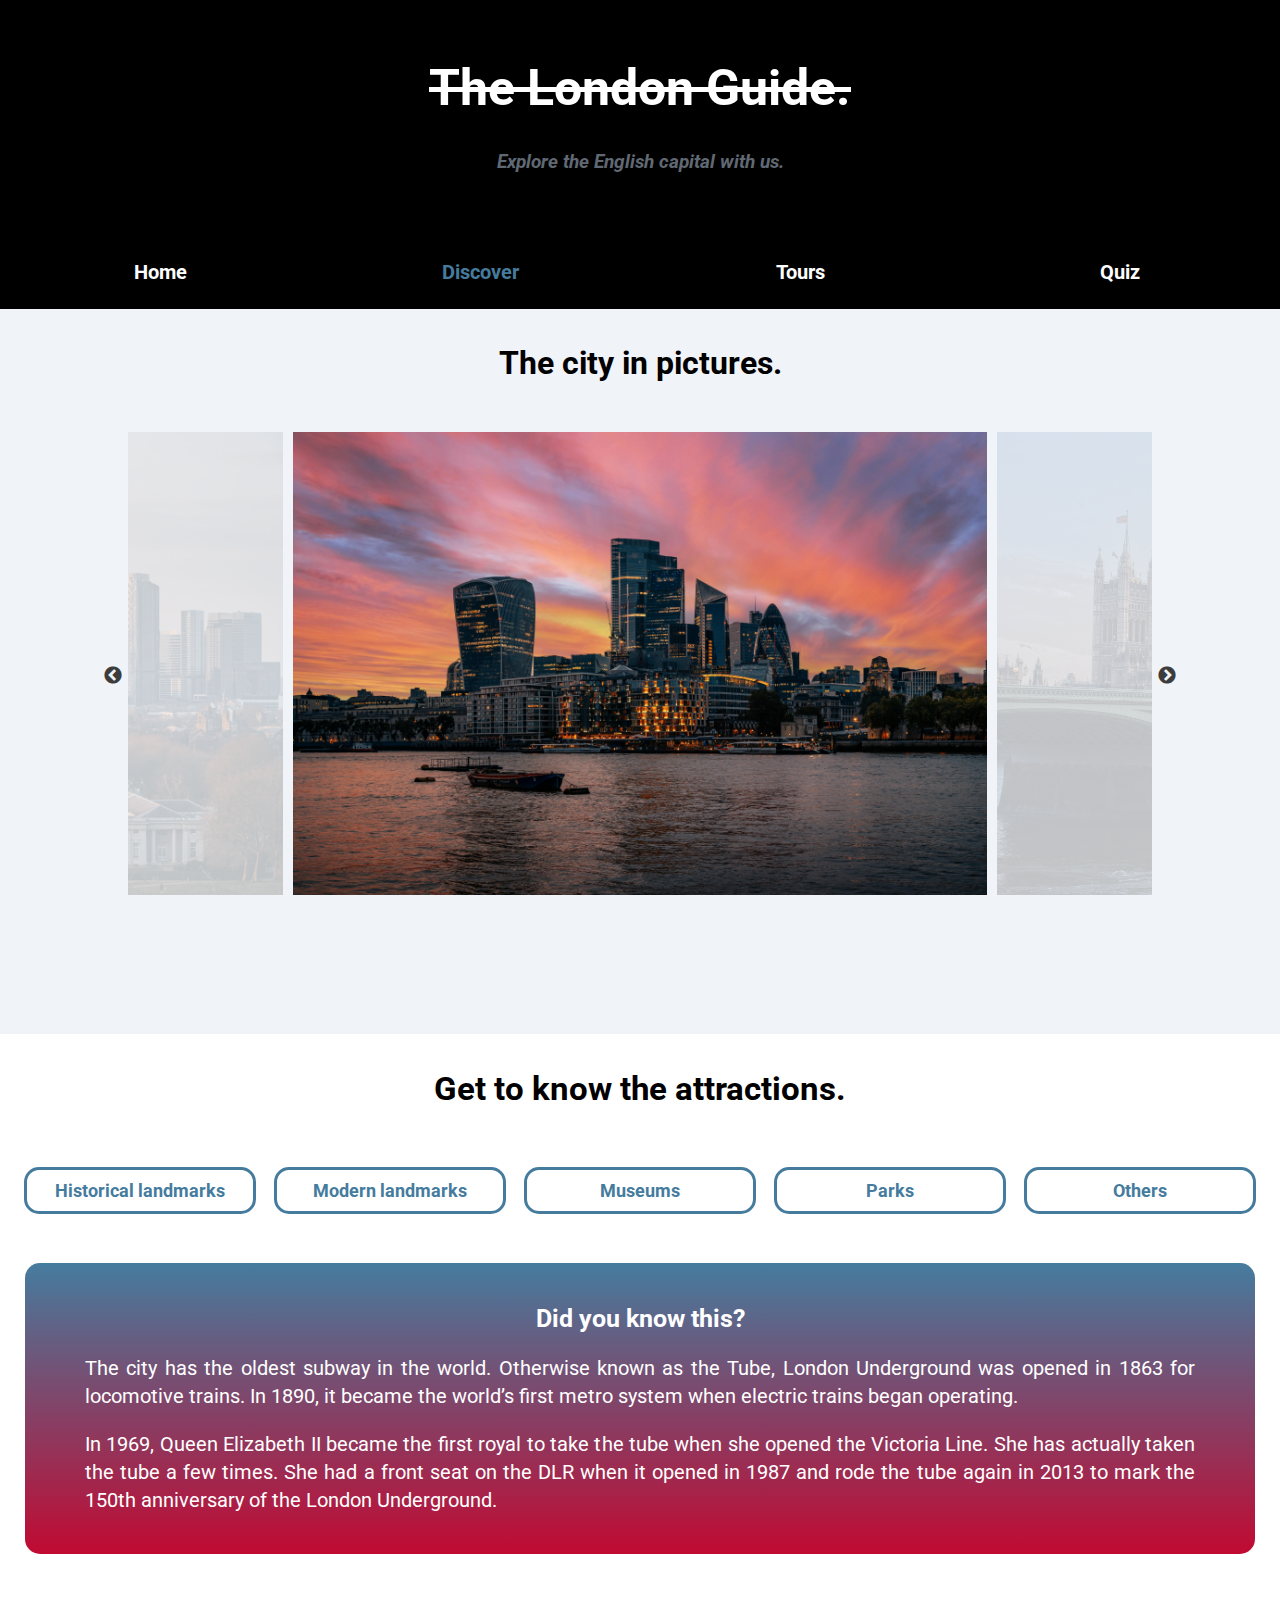
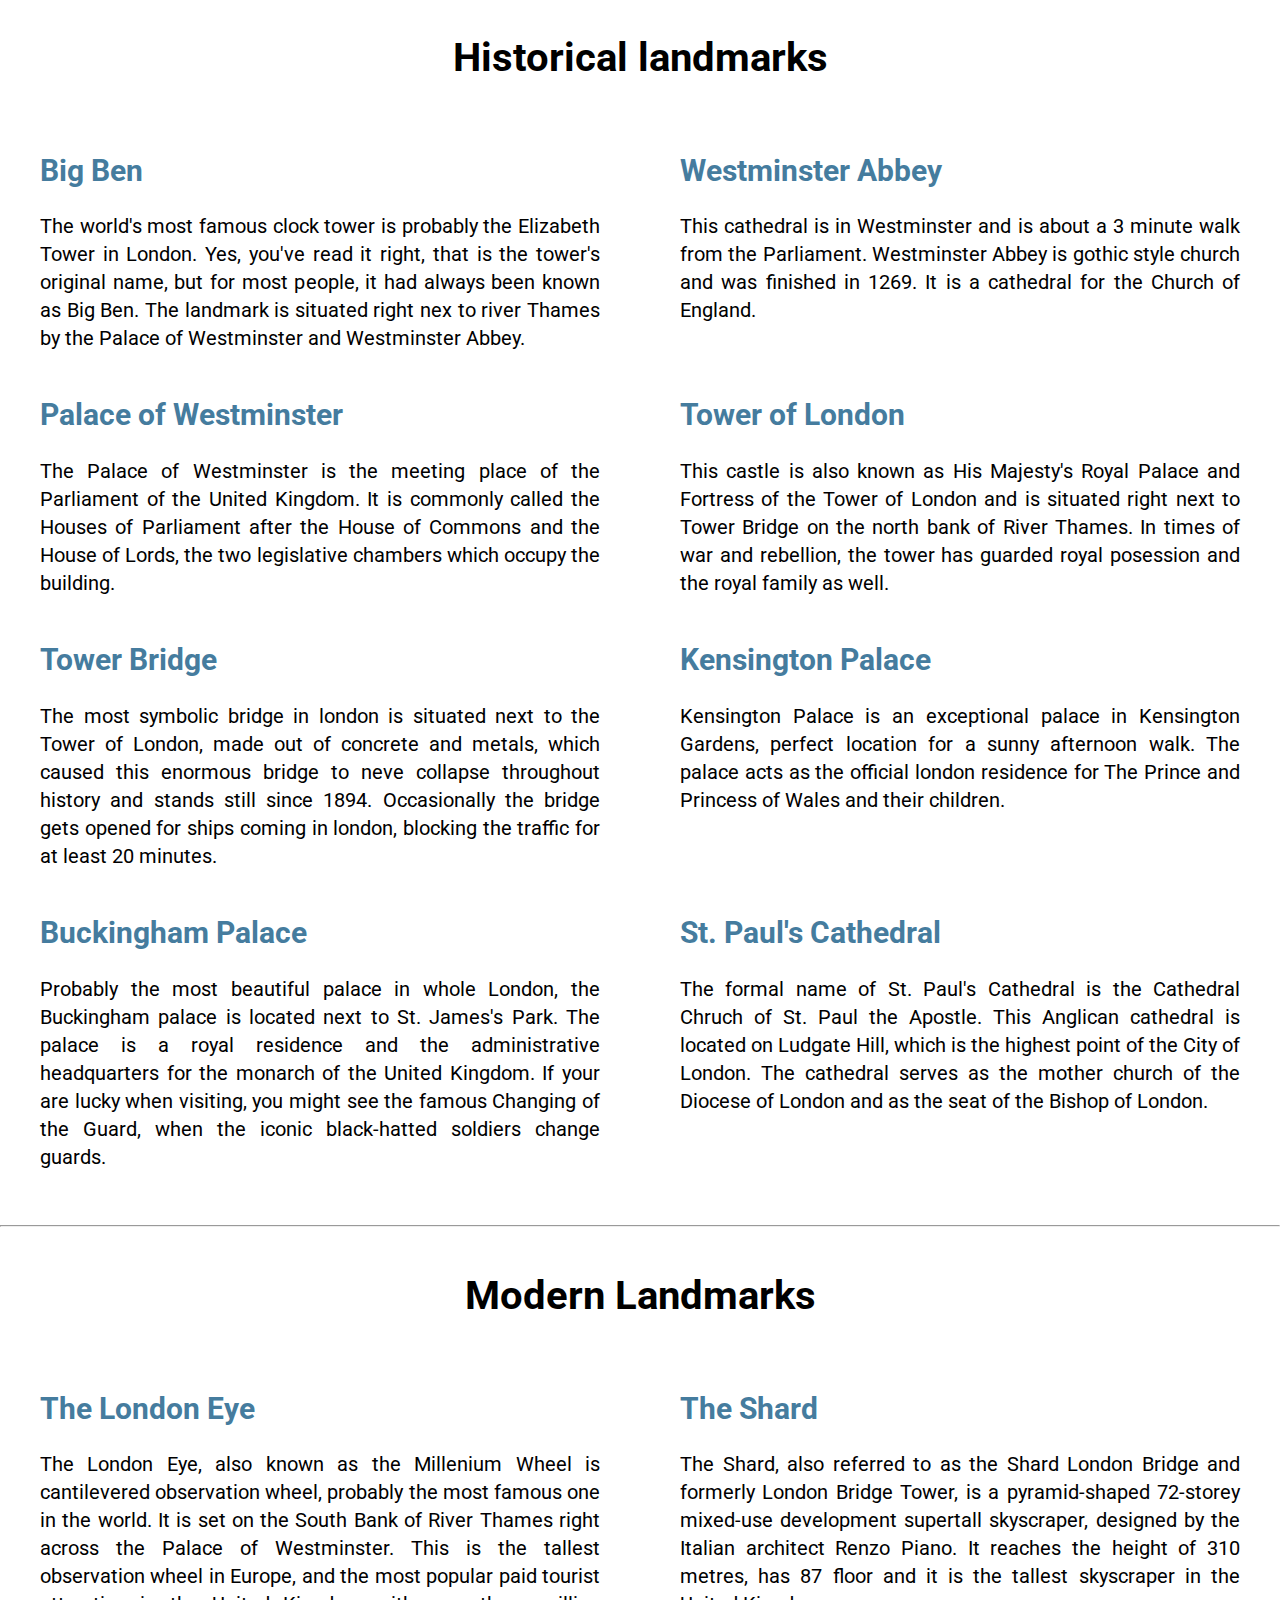
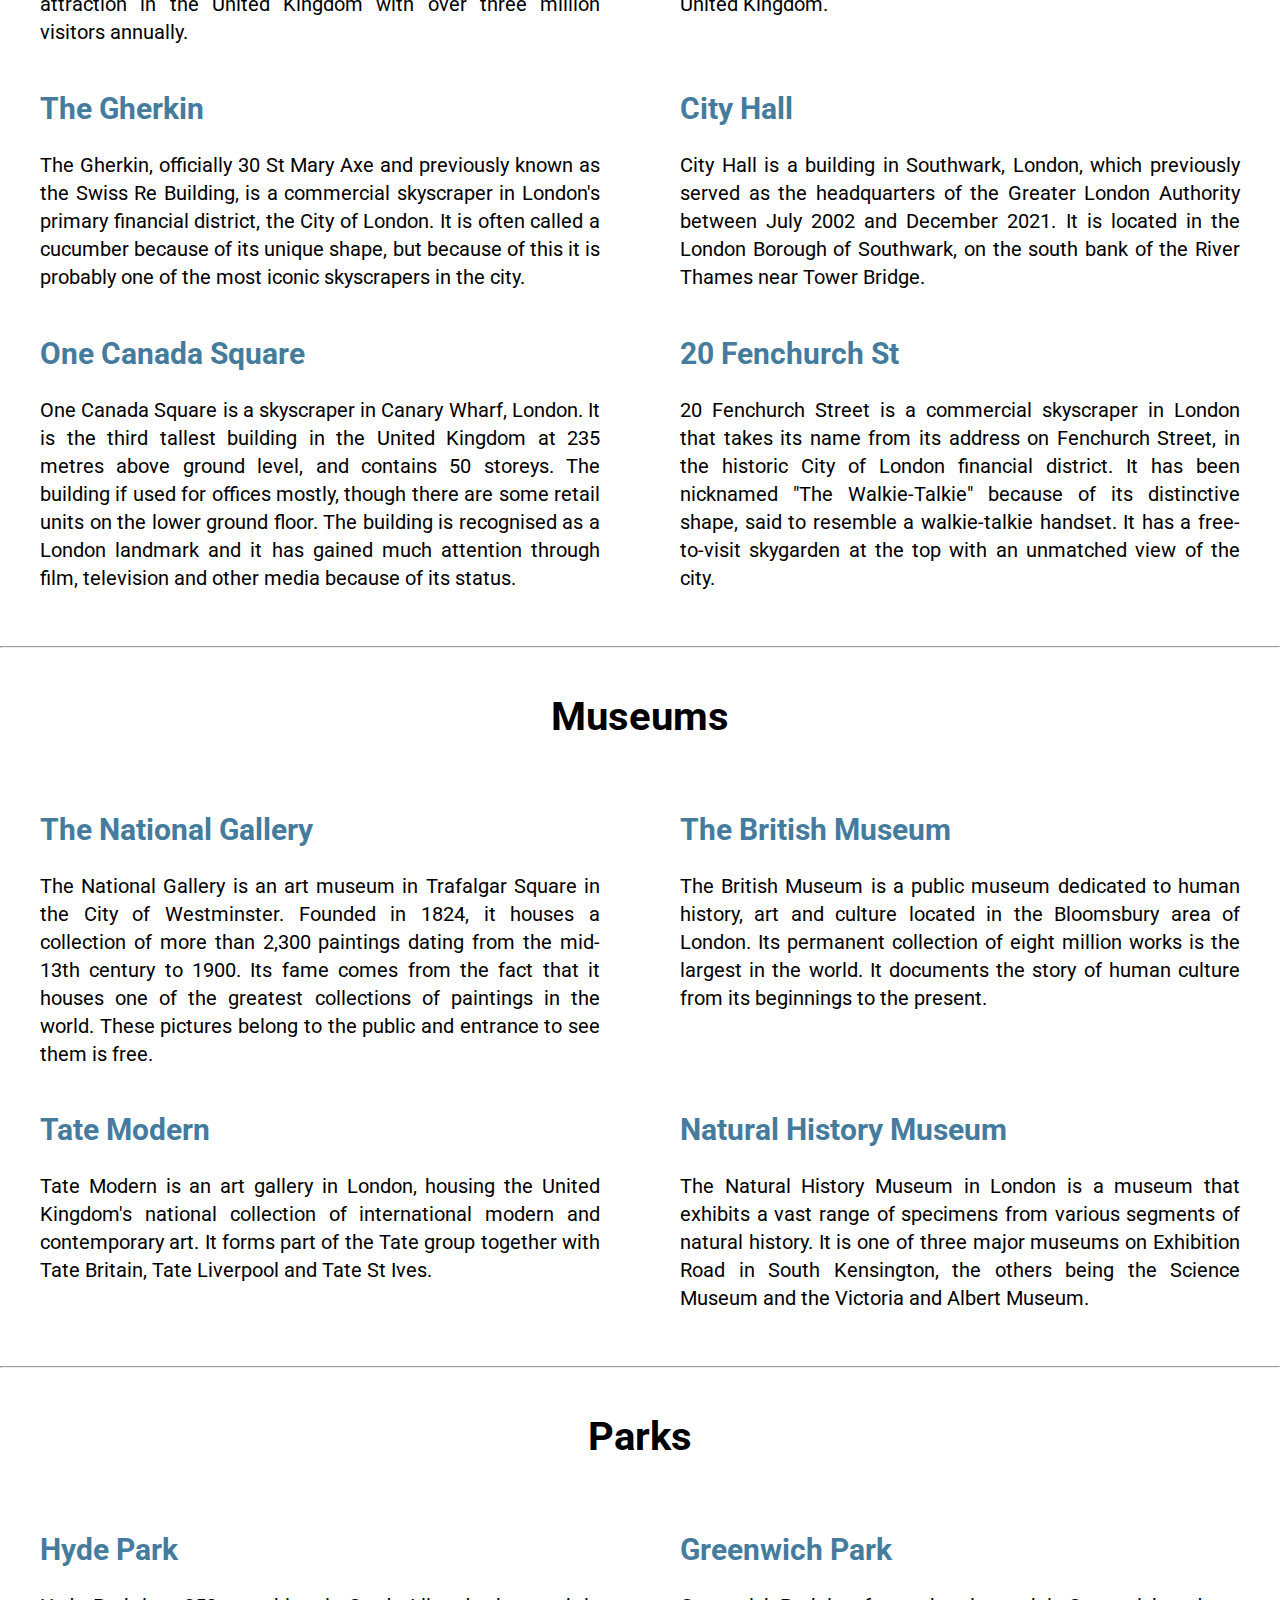
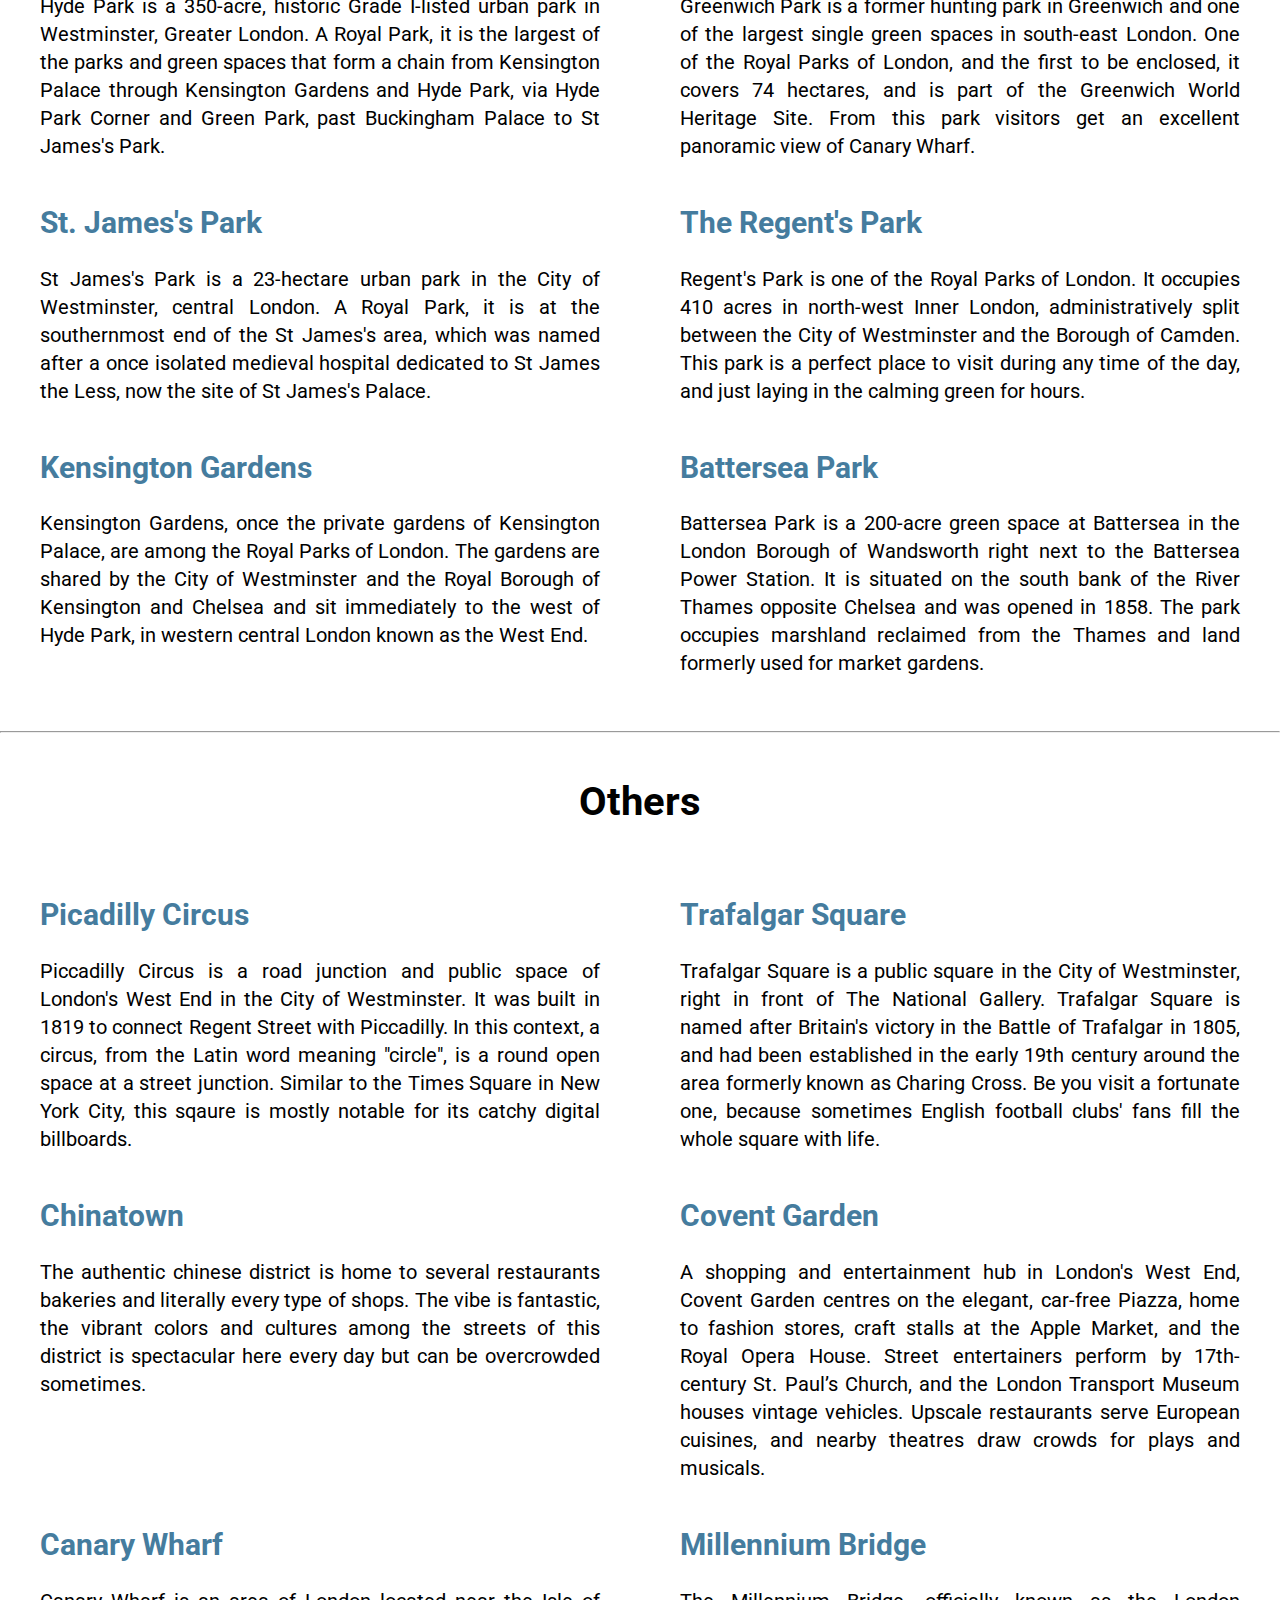
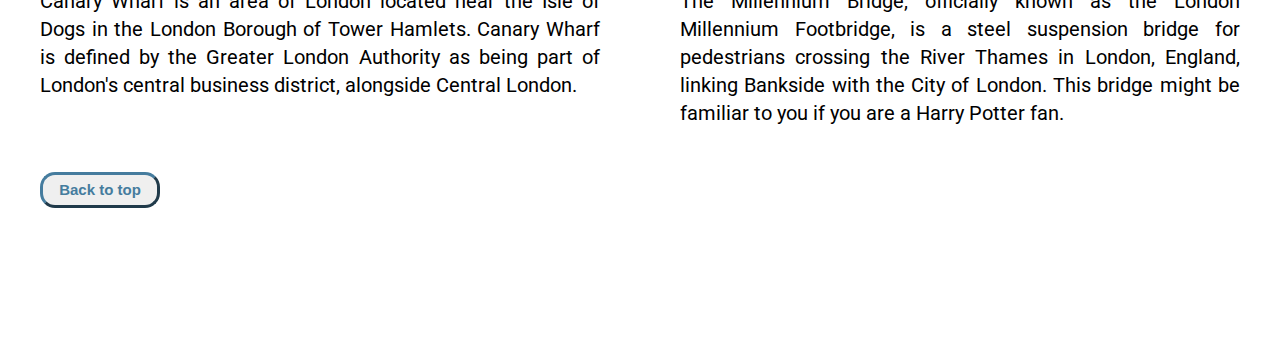
<file: discover.html>
<!DOCTYPE html>
<html lang="en">

<head>
    <meta charset="UTF-8">
    <meta name="viewport" content="width=device-width, initial-scale=1.0">
    <meta name="author" content="Vitos András">
    <meta name="copyright" content="Discover page of The London Guide.">
    <title>The London Guide.</title>
    <link rel="stylesheet" href="style.css">
    <link rel="icon" href="favicon.ico" type="image/x-icon">
    <link rel="preconnect" href="https://fonts.googleapis.com">
    <link rel="preconnect" href="https://fonts.gstatic.com" crossorigin>
    <link
        href="https://fonts.googleapis.com/css2?family=Crimson+Text:ital,wght@0,400;0,600;0,700;1,400;1,600;1,700&family=DM+Serif+Text:ital@0;1&family=Geist:wght@100..900&family=Lora:ital,wght@0,400..700;1,400..700&family=Newsreader:ital,opsz,wght@0,6..72,200..800;1,6..72,200..800&family=Playfair+Display:ital@0;1&family=Roboto:ital,wght@0,100;0,300;0,400;0,500;0,700;0,900;1,100;1,300;1,400;1,500;1,700;1,900&family=Yuji+Mai&display=swap"
        rel="stylesheet">
    <link rel="stylesheet" type="text/css" href="slick-1.8.1/slick/slick.css">
    <link rel="stylesheet" type="text/css" href="slick-1.8.1/slick/slick-theme.css">
    <script src="javascript/toTop.js"></script>
    <style>
        .slider {
            width: 80%;
            min-width: 400px;
            margin: 30px auto;
            margin-bottom: 100px;
        }

        .slick-slide {
            margin: 0px 5px;
        }

        .slick-slide img {
            width: 100%;
        }

        .slick-prev:before,
        .slick-next:before {
            color: black;
            margin: 0 auto;
        }

        .slick-slide {
            transition: all ease-in-out .3s;
            opacity: .2;
        }

        .slick-active {
            opacity: .5;
        }

        .slick-current {
            opacity: 1;
        }
    </style>
</head>

<body>
    <header>
        <h1>The London Guide.</h1>
        <h5>Explore the English capital with us.</h5>
        <nav id="menu">
            <ul>
                <li><a href="index.html">Home</a> </li>
                <li><a id="current" href="#">Discover</a> </li>
                <li><a href="tours.html">Tours</a></li>
                <li><a href="quiz.html">Quiz</a> </li>
            </ul>
        </nav>
    </header>
    <div class="feher">
        <div class="szurke">
            <h1 class="title">The city in pictures.</h1>
            <section class="center slider">
                <div><img src="kepek/london2.jpg" alt="london"></div>
                <div><img src="kepek/palaceofwestminster.jpg" alt="palaceofwestminster"></div>
                <div><img src="kepek/towerbridge.jpg" alt="towerbridge"></div>
                <div><img src="kepek/buckinghampalace.jpg" alt="buckinghampalace"></div>
                <div><img src="kepek/stpaulcathedral.jpg" alt="stpaulcathedral"></div>
                <div><img src="kepek/londoneye.jpg" alt="londoneye"></div>
                <div><img src="kepek/shard.jpg" alt="shard"></div>
                <div><img src="kepek/picadilly.jpg" alt="picadilly"></div>
                <div><img src="kepek/trafalgar.jpg" alt="trafalgar"></div>
                <div><img src="kepek/chinatown.jpg" alt="chinatown"></div>
                <div><img src="kepek/canarywharf.jpg" alt="canary"></div>
            </section>
        </div>
        <nav id="explore">
            <h1>Get to know the attractions.</h1><br>
            <ul>
                <li><a href="#historical">Historical landmarks</a></li>
                <li><a href="#modern">Modern landmarks</a></li>
                <li><a href="#museums">Museums</a></li>
                <li><a href="#parks">Parks</a></li>
                <li><a href="#others">Others</a></li>
            </ul>
        </nav>

        <aside class="funfact">
            <h2>Did you know this?</h2>
            <p>The city has the oldest subway in the world. Otherwise known as the Tube, London Underground was opened
                in 1863 for locomotive trains. In 1890, it became the world’s first metro system when electric trains
                began operating.</p>
            <p>In 1969, Queen Elizabeth II became the first royal to take the tube when she opened the Victoria Line.
                She has actually taken the tube a few times. She had a front seat on the DLR when it opened in 1987 and
                rode the tube again in 2013 to mark the 150th anniversary of the London Underground.</p>
        </aside>

        <div class="historical">
            <h1 class="title"><a id="historical">Historical landmarks</a></h1>
            <div class="info">
                <article>
                    <h2>Big Ben</h2>
                    <p>The world's most famous clock tower is probably the Elizabeth Tower in London. Yes, you've read
                        it right, that is the tower's original name, but for most people, it had always been known as
                        Big Ben. The landmark is situated right nex to river Thames by the Palace of Westminster and
                        Westminster Abbey.</p>
                </article>
                <article>
                    <h2>Westminster Abbey</h2>
                    <p>This cathedral is in Westminster and is about a 3 minute walk from the Parliament. Westminster
                        Abbey is gothic style church and was finished in 1269. It is a cathedral for the Church of
                        England.</p>
                </article>
                <article>
                    <h2>Palace of Westminster</h2>
                    <p>The Palace of Westminster is the meeting place of the Parliament of the United Kingdom. It is
                        commonly called the Houses of Parliament after the House of Commons and the House of Lords, the
                        two legislative chambers which occupy the building.</p>
                </article>
                <article>
                    <h2>Tower of London</h2>
                    <p>This castle is also known as His Majesty's Royal Palace and Fortress of the Tower of London and
                        is situated right next to Tower Bridge on the north bank of River Thames. In times of war and
                        rebellion, the tower has guarded royal posession and the royal family as well.</p>
                </article>
                <article>
                    <h2>Tower Bridge</h2>
                    <p>The most symbolic bridge in london is situated next to the Tower of London, made out of concrete
                        and metals, which caused this enormous bridge to neve collapse throughout history and stands
                        still since 1894. Occasionally the bridge gets opened for ships coming in london, blocking the
                        traffic for at least 20 minutes.</p>
                </article>
                <article>
                    <h2>Kensington Palace</h2>
                    <p>Kensington Palace is an exceptional palace in Kensington Gardens, perfect location for a sunny
                        afternoon walk. The palace acts as the official london residence for The Prince and Princess of
                        Wales and their children.</p>
                </article>
                <article>
                    <h2>Buckingham Palace</h2>
                    <p>Probably the most beautiful palace in whole London, the Buckingham palace is located next to St.
                        James's Park. The palace is a royal residence and the administrative headquarters for the
                        monarch of the United Kingdom. If your are lucky when visiting, you might see the famous
                        Changing of the Guard, when the iconic black-hatted soldiers change guards.</p>
                </article>
                <article>
                    <h2>St. Paul's Cathedral</h2>
                    <p>The formal name of St. Paul's Cathedral is the Cathedral Chruch of St. Paul the Apostle. This
                        Anglican cathedral is located on Ludgate Hill, which is the highest point of the City of London.
                        The cathedral serves as the mother church of the Diocese of London and as the seat of the Bishop
                        of London. </p>
                </article>
            </div>
            <br>
            <hr>
            <h1 class="title"><a id="modern">Modern Landmarks</a></h1>
            <div class="info">
                <article>
                    <h2>The London Eye</h2>
                    <p>The London Eye, also known as the Millenium Wheel is cantilevered observation wheel, probably the
                        most famous one in the world. It is set on the South Bank of River Thames right across the
                        Palace of Westminster. This is the tallest observation wheel in Europe, and the most popular
                        paid tourist attraction in the United Kingdom with over three million visitors annually.</p>
                </article>
                <article>
                    <h2>The Shard</h2>
                    <p>The Shard, also referred to as the Shard London Bridge and formerly London Bridge Tower, is a
                        pyramid-shaped 72-storey mixed-use development supertall skyscraper, designed by the Italian
                        architect Renzo Piano. It reaches the height of 310 metres, has 87 floor and it is the tallest
                        skyscraper in the United Kingdom.</p>
                </article>
                <article>
                    <h2>The Gherkin</h2>
                    <p>The Gherkin, officially 30 St Mary Axe and previously known as the Swiss Re Building, is a
                        commercial skyscraper in London's primary financial district, the City of London. It is often
                        called a cucumber because of its unique shape, but because of this it is probably one of the
                        most iconic skyscrapers in the city.</p>
                </article>
                <article>
                    <h2>City Hall</h2>
                    <p>City Hall is a building in Southwark, London, which previously served as the headquarters of the
                        Greater London Authority between July 2002 and December 2021. It is located in the London
                        Borough of Southwark, on the south bank of the River Thames near Tower Bridge.</p>
                </article>
                <article>
                    <h2>One Canada Square</h2>
                    <p>One Canada Square is a skyscraper in Canary Wharf, London. It is the third tallest building in
                        the United Kingdom at 235 metres above ground level, and contains 50 storeys. The building if
                        used for offices mostly, though there are some retail units on the lower ground floor. The
                        building is recognised as a London landmark and it has gained much attention through film,
                        television and other media because of its status.</p>
                </article>
                <article>
                    <h2>20 Fenchurch St</h2>
                    <p>20 Fenchurch Street is a commercial skyscraper in London that takes its name from its address on
                        Fenchurch Street, in the historic City of London financial district. It has been nicknamed "The
                        Walkie-Talkie" because of its distinctive shape, said to resemble a walkie-talkie handset. It
                        has a free-to-visit skygarden at the top with an unmatched view of the city.</p>
                </article>
            </div>

            <br>
            <hr>
            <h1 class="title"><a id="museums">Museums</a></h1>
            <div class="info">
                <article>
                    <h2>The National Gallery</h2>
                    <p>The National Gallery is an art museum in Trafalgar Square in the City of Westminster. Founded in
                        1824, it houses a collection of more than 2,300 paintings dating from the mid-13th century to
                        1900. Its fame comes from the fact that it houses one of the greatest collections of paintings
                        in the world. These pictures belong to the public and entrance to see them is free.</p>
                </article>
                <article>
                    <h2>The British Museum</h2>
                    <p>The British Museum is a public museum dedicated to human history, art and culture located in the
                        Bloomsbury area of London. Its permanent collection of eight million works is the largest in the
                        world. It documents the story of human culture from its beginnings to the present.</p>
                </article>
                <article>
                    <h2>Tate Modern</h2>
                    <p>Tate Modern is an art gallery in London, housing the United Kingdom's national collection of
                        international modern and contemporary art. It forms part of the Tate group together with Tate
                        Britain, Tate Liverpool and Tate St Ives.</p>
                </article>
                <article>
                    <h2>Natural History Museum</h2>
                    <p>The Natural History Museum in London is a museum that exhibits a vast range of specimens from
                        various segments of natural history. It is one of three major museums on Exhibition Road in
                        South Kensington, the others being the Science Museum and the Victoria and Albert Museum.</p>
                </article>
            </div>
            <br>
            <hr>
            <h1 class="title"><a id="parks">Parks</a></h1>
            <div class="info">
                <article>
                    <h2>Hyde Park</h2>
                    <p>Hyde Park is a 350-acre, historic Grade I-listed urban park in Westminster, Greater London. A
                        Royal Park, it is the largest of the parks and green spaces that form a chain from Kensington
                        Palace through Kensington Gardens and Hyde Park, via Hyde Park Corner and Green Park, past
                        Buckingham Palace to St James's Park. </p>
                </article>
                <article>
                    <h2>Greenwich Park</h2>
                    <p>Greenwich Park is a former hunting park in Greenwich and one of the largest single green spaces
                        in south-east London. One of the Royal Parks of London, and the first to be enclosed, it covers
                        74 hectares, and is part of the Greenwich World Heritage Site. From this park visitors get an
                        excellent panoramic view of Canary Wharf.</p>
                </article>
                <article>
                    <h2>St. James's Park</h2>
                    <p>St James's Park is a 23-hectare urban park in the City of Westminster, central London. A Royal
                        Park, it is at the southernmost end of the St James's area, which was named after a once
                        isolated medieval hospital dedicated to St James the Less, now the site of St James's Palace.
                    </p>
                </article>
                <article>
                    <h2>The Regent's Park</h2>
                    <p>Regent's Park is one of the Royal Parks of London. It occupies 410 acres in north-west Inner
                        London, administratively split between the City of Westminster and the Borough of Camden. This
                        park is a perfect place to visit during any time of the day, and just laying in the calming
                        green for hours.</p>
                </article>
                <article>
                    <h2>Kensington Gardens</h2>
                    <p>Kensington Gardens, once the private gardens of Kensington Palace, are among the Royal Parks of
                        London. The gardens are shared by the City of Westminster and the Royal Borough of Kensington
                        and Chelsea and sit immediately to the west of Hyde Park, in western central London known as the
                        West End.</p>
                </article>
                <article>
                    <h2>Battersea Park</h2>
                    <p>Battersea Park is a 200-acre green space at Battersea in the London Borough of Wandsworth right
                        next to the Battersea Power Station. It is situated on the south bank of the River Thames
                        opposite Chelsea and was opened in 1858. The park occupies marshland reclaimed from the Thames
                        and land formerly used for market gardens.</p>
                </article>
            </div>
            <br>
            <hr>
            <h1 class="title"><a id="others">Others</a></h1>
            <div class="info">
                <article>
                    <h2>Picadilly Circus</h2>
                    <p>Piccadilly Circus is a road junction and public space of London's West End in the City of
                        Westminster. It was built in 1819 to connect Regent Street with Piccadilly. In this context, a
                        circus, from the Latin word meaning "circle", is a round open space at a street junction.
                        Similar to the Times Square in New York City, this sqaure is mostly notable for its catchy
                        digital billboards.</p>
                </article>
                <article>
                    <h2>Trafalgar Square</h2>
                    <p>Trafalgar Square is a public square in the City of Westminster, right in front of The National
                        Gallery. Trafalgar Square is named after Britain's victory in the Battle of Trafalgar in 1805,
                        and had been established in the early 19th century around the area formerly known as Charing
                        Cross. Be you visit a fortunate one, because sometimes English football clubs' fans fill the
                        whole square with life. </p>
                </article>
                <article>
                    <h2>Chinatown</h2>
                    <p>The authentic chinese district is home to several restaurants bakeries and literally every type
                        of shops. The vibe is fantastic, the vibrant colors and cultures among the streets of this
                        district is spectacular here every day but can be overcrowded sometimes.</p>
                </article>
                <article>
                    <h2>Covent Garden</h2>
                    <p>A shopping and entertainment hub in London's West End, Covent Garden centres on the elegant,
                        car-free Piazza, home to fashion stores, craft stalls at the Apple Market, and the Royal Opera
                        House. Street entertainers perform by 17th-century St. Paul’s Church, and the London Transport
                        Museum houses vintage vehicles. Upscale restaurants serve European cuisines, and nearby theatres
                        draw crowds for plays and musicals.</p>
                </article>
                <article>
                    <h2>Canary Wharf</h2>
                    <p>Canary Wharf is an area of London located near the Isle of Dogs in the London Borough of Tower
                        Hamlets. Canary Wharf is defined by the Greater London Authority as being part of London's
                        central business district, alongside Central London.</p>
                </article>
                <article class="last">
                    <h2>Millennium Bridge</h2>
                    <p>The Millennium Bridge, officially known as the London Millennium Footbridge, is a steel
                        suspension bridge for pedestrians crossing the River Thames in London, England, linking Bankside
                        with the City of London. This bridge might be familiar to you if you are a Harry Potter fan.</p>
                </article>
            </div>
        </div>
        <input onclick="toTopFunction()" class="mybutton" type="button" value="Back to top" id="TopButton">
    </div>
    <footer>
        <p>Vitos András © 2024</p>
    </footer>
    <script src="jquery-3.7.1.min.js" type="text/javascript">
    </script>
    <script src="slick-1.8.1/slick/slick.js" type="text/javascript" charset="utf-8">
    </script>
    <script src="javascript/slider.js"></script>
</body>

</html>
</file>
<file: jquery-validation-1.19.5/demo/marketo/stylesheet.css>
:-moz-any-link :focus {
	outline: none;
}

:focus {
	-moz-outline-style: none;
	outline: none;
}

body {
	font-size: 80%;
	margin: 0;
	padding: 0;
	font-family: tahoma, geneva, sans-serif;
	background-color: #000000;
}

a {
	color: #0653AB;
	outline: 0px;
	text-decoration: none;
}

a:hover {
	outline: 0px;
	text-decoration: underline;
}

img {
	border: 0px;
}

/* s1.0 - Page Containers */
#letterbox {
	margin: 10px auto;
	width: 883px;
	background-color: #364158;
	border: 8px solid #D4D4D4;
	padding: 1px 1px 10px 1px;
}

#header-background {
	background: url(images/back_nav_blue.gif) repeat-x;
	margin: 0px auto;
	padding: 0px;
	height: 73px;
	width: 883px;
	border-top: 4px solid #CCEAFE;
	border-bottom: 4px solid #D4D4D4;
}

#page-container {
	width: 866px;
	margin: 0px auto;
	margin-top: 33px; /* pad from top menu to actions buts*/
	margin-bottom: -11px;
	padding-top: 8px;
	padding-bottom: 8px;
	background-color: #D4D4D4; /* light grey*/
	border-right: 1px solid #464646;
}

#page-content-inner {
	width: 849px;
	margin: 0px auto;
	border-top: 1px solid #9F9FA0;
	border-left: 1px solid #A2A09A;
	background-color: #F4F1E9;
	position: relative;
}

#page-content-inner #col-left {
	width: 210px;
	float: left;
	background-color: #F4F1E9;
}

#page-content-inner #col-main {
	width: 639px;
	background-color: #ffffff;
	position: absolute;
	right: 0px;
	top: 0px;
}

#footer-container {
	width: 866px;
	position: relative;
	left: 8px;
	padding: 2px 0px 10px 0px;
	background-color: #D4D4D4; /* light grey*/
}

/* s2.0 - Global navigation bar */
.nav-global-container {
	width: 880px;
	margin: 0px auto;
	position: relative;
}

* html .nav-global-container { /* ie6 fix*/
	margin-bottom: -6px;
}

.login {
	position: absolute;
	right: 20px;
	text-align: center;
}

.login a,.login a span {
	display: block;
	height: 18px;
	font-size: 11px;
	background: url(images/login-sprite.gif) right -5px no-repeat;
	text-decoration: none;
	font-weight: bold;
	padding: 5px 10px 5px 10px;
	position: relative;
}

.login a:hover {
	color: #000000;
	text-decoration: underline;
}

div.login a span {
	background-position: left -105px;
	width: 4px;
	position: absolute;
	top: 0px;
	left: 0px;
	padding: 5px 0px 5px 0px;;
}

div.login a:hover span {

}

.logo {
	float: left;
	margin: 0px 0px -5px 0px; /* neg marging for ie6 */
}

.logo img {
	border: 0px;
	margin-left: -1px;
}

.nav-global {
	float: left;
	width: 645px;
	margin: 40px 0px 0px 40px;
	background-color: transparent;
}

.nav-global ul {
	margin: 0px;
	padding: 0px;
	list-style: none;
}

.nav-global li {
	float: left;
	white-space: nowrap;
}

div.nav-global li a,div.nav-global li a span {
	background-image: url(images/tab-sprite.gif);
	background-position: right 100px;
	background-repeat: no-repeat;
	height: 32px;
	color: #666666;
	text-decoration: none;
	font: bold 16px 'trebuchet ms';
	margin-right: 15px;
	display: block;
	position: relative;
	padding: 7px 15px 0px 15px;
}

div.nav-global li a:hover {
	background-position: right 0px;
	color: #333333;
}

div.nav-global li a:hover span {
	background-position: left -100px;
	display: block !important;
}

div.nav-global li a span {
	background-position: left 150px;
	width: 4px;
	position: absolute;
	left: 0px;
	top: 0px;
	padding: 7px 0px 0px 0px;
}

body.safari div.nav-global li a span {
	display: none;
}

div.nav-global li a.on,div.nav-global li a.on:hover {
	background-position: right -55px;
	color: #FFFFFF;
}

div.nav-global li a.on span,div.nav-global li a.on:hover span {
	background-position: left -155px;
	display: block !important;
}

div.action-container {
	position: relative;
	top: -45px;
	cursor: pointer;
}

div.action-icon-container {
	position: absolute;
	top: -17px;
	left: -17px;
	z-index: 10;
	width: 100px;
	height: 100px;
	overflow: hidden;
}

div.action-icon {
	border: 0px;
	position: absolute;
	top: -0px;
	left: 0px;
}

div.action-button-container {
	height: 106px;
	width: 180px;
	overflow: hidden;
	position: absolute;
	top: 0px;
	left: 0px;
	z-index: 5;
}

img.action-icon {
	border: 0px;
	position: absolute;
	top: 0px;
	left: 0px;
	z-index: 0
}

div.action-text {
	z-index: 20;
	color: #FFFFFF;
	position: absolute;
	left: 40px;
	top: 12px;
	font: 14px tahoma, geneva;
	padding-top: 30px;
}

div.bigbuttons {
	top: -20px;
}

div.action-header {
	z-index: 21;
	position: absolute;
	left: 40px;
	top: 10px;
}

div.action-header b {
	font: bold 17px tahoma, geneva;
	display: block;
	margin-bottom: 10px;
	color: #0b2c89;
	position: absolute;
	top: 0px;
	left: 0px;
	width: 130px;
}

div.action-header b.shadow {
	top: 1px;
	left: 1px;
	color: #d5d5d5;
}

img.action-button {
	position: relative;
}

div.hover img.action-button {
	top: -131px;
}

div.on img.action-button {
	top: -261px;
}

/* s3.0 - top of content Action Buttons */
.action-buttons {
	width: 100%; /* ie6 requires */
}

.action-buttons ul {
	position: relative;
	padding: 0px;
}

.action-buttons li {
	position: relative; /* ie6 fix */
	float: left;
	list-style: none;
	text-align: center;
	line-height: 16px;
	margin: -61px 0px 0px 0px;
}

.action-home li {
	margin: -49px 0px 0px 0px;
}

.action-buttons  a {
	display: block;
	height: 110px;
	width: 175px;
	padding: 14px 0px 0px 25px;
	text-decoration: none;
	font-size: 12px;
	font-weight: bold;
	color: #ffffff;
}

.action-buttons li span {
	color: #053880;
	line-height: 47px;
	font-size: 17px;
}

div.action-bottom {
	margin: 15px 0px 10px 0px;
	float: left;
}

div.action-bottom a {
	height: 61px;
	width: 178px;
	border: 0px;
	background: url(images/action-bottom.gif) no-repeat 0px 0px;
	color: #0b2c89;
	float: left;
	position: relative;
	font: bold 17px tahoma, geneva;
	text-decoration: none;
	margin-right: 10px;
}

div.action-bottom a span {
	position: absolute;
	top: 15px;
	left: 40px;
}

div.action-bottom a span.shadow {
	top: 16px;
	left: 41px;
	color: #d4d4d4;
}

.line-grey {
	background: url(images/line-grey.gif) 0 0 repeat-x;
	height: 2px;
	margin: 8px 25px 20px 0;
}

/* s4.0 - Home Hero Area */
.hero-background {
	position: relative;
	width: 880px;
	background: url(images/back_home-hero.jpg) 10px 0px no-repeat;
	height: 211px;
	margin: -20px 0px 45px 0px;
}

.hero-text {
	float: right;
	width: 626px;
	margin-top: 26px;
}

.hero-text a { /* Sign Up Now Button */
	padding: 5px 32px 0px 0px;
	float: right;
}

.hero-text h1 {
	font-size: 2.3em;
	line-height: 1.2em;
	color: #333333;
	font-family: Trebuchet MS;
	margin: 12px 0px 10px 10px;
}

.hero-text h2 {
	margin: 0px;
	font-weight: normal;
	font-size: 1.35em;
	margin: 5px 0px 13px 10px
}

/* s4.1 - Home Left Header tab */
.col-left-header-tab {
	position: relative; /* ie6 fix */
	background: url(images/tab_green.gif) 0 0 no-repeat;
	height: 30px;
	width: 166px;
	text-align: center;
	color: #ffffff;
	font: 20px 'trebuchet ms';
	padding-top: 2px;
	margin-top: -41px;
	margin-left: 20px;
	line-height: 29px;
	margin-bottom: 8px;
	display: block;
}

.col-left-header-tab a {
	color: #FFFFFF;
}

.callout-green {
	background: url(images/back_green-fade.gif) 0 0 repeat-x;
	font-size: 1.2em;
	padding: 10px 15px 20px 13px;
	color: #303B52;
	line-height: 1.4em;
}

/* s4.2 - Home Left Quote */
.callout-tan {
	color: #666666;
}

.callout-tan h1 {
	background: #F4F1E9 url(images/back_tan-fade.gif) 0 0 repeat-y;
	font-size: 1.1em;
	text-align: center;
	margin: 0px;
	padding: 11px 5px 11px 2px;
	color: #333333;
}

.callout-tan p {
	margin: 0px;
	margin-top: 5px;
	line-height: 1.4em;
	padding: 5px 10px 7px 13px;
}

.callout-tan p img {
	float: left;
	margin: 5px 10px 5px 0px;
}

.callout-tan div {
	text-align: left;
	padding: 5px 10px 7px 0px;
	font-weight: bold;
}

/* s4.3 - purple home boxes */
.box-purple {
	background: #C6C8E3 url(images/back_home-icons.png) 0px 0px repeat-x;
	border-left: 1px solid #ffffff;
	color: #333333;
	width: 581px;
	padding: 10px 15px 20px 15px;
}

div.box-purple a {

}

.box-purple h1 {
	font-size: 1.5em;
	margin: 10px 0px -15px 0px;
}

.box-purple li {
	margin: 0px 0px 0px -23px;
	line-height: 1.6em;
	font-size: 1em;
}

.box-purple  div {
	padding: 0px 0px 0px 110px;
}

.icon-text01 {
	background-image: url(images/icon_search-engine-market.png);
	background-repeat: no-repeat;
}

* html .icon-text01 {
	width: 460px; /* must have a width or heigh tag for ie6*/
	background-image: none;
	filter: progid : DXImageTransform . Microsoft .
		AlphaImageLoader(src = "images/icon_search-engine-market.png",
		sizingMethod = "crop");
}

.icon-text02 {
	background: url(images/icon_landing-pages.png) 0 0 no-repeat;
}

* html .icon-text02 {
	width: 460px; /* must have a width or heigh tag for ie6*/
	background-image: none;
	filter: progid : DXImageTransform . Microsoft .
		AlphaImageLoader(src = "images/icon_landing-pages.png", sizingMethod =
		"crop");
}

.icon-text03 {
	background: url(images/icon_salesforce.png) 0 0 no-repeat;
}

* html .icon-text03 {
	width: 460px; /* must have a width or heigh tag for ie6*/
	background-image: none;
	filter: progid : DXImageTransform . Microsoft .
		AlphaImageLoader(src = "images/icon_salesforce.png", sizingMethod =
		"crop");
}

/* s4.4 - news home boxes */
.callout-news {
	color: #555555;
	float: left;
	width: 49%;
	margin: 10px 1px 0px 0px;
	padding-bottom: 20px;
	text-align: left;
}

.line-news-r {
	border-right: 1px solid #D4D4D4;
}

.callout-news h1 {
	background-color: #EEEEEE;
	font-size: 1.2em;
	margin: 0px;
	padding: 11px 5px 11px 15px;
	color: #333333;
}

.callout-news p {
	margin: 10px 0px 0px 10px;
	padding: 0px 10px 7px 20px;
	background: url(images/news.gif) no-repeat left 1px;
}

.callout-news p a {

}

.callout-news ul {
	list-style-type: none;
	padding: 0;
	margin: 10px 0 0 10px;
}

.callout-news li {
	background: url(images/icon_news.gif) no-repeat left 2px;
	padding: 0px 5px 5px 20px;
}

.callout-news li a {
	display: block;
	margin-bottom: 5px;
}

.callout-news div {
	text-align: right;
}

#scrollup {
	position: relative;
	overflow: hidden;
	height: 440px;
	width: 200px
}

.headline {
	position: absolute;
	top: 600px;
	left: 5px;
	height: 585px;
	width: 190px;
	font: normal 12px tahoma, geneva !important;
}

div.more {
	margin: 5px 0px 0px 0px;
	padding: 0px 10px 0px 0px;
	letter-spacing: inherit;
}

div.more a {
	background: transparent url(images/arrow_r-blue.gif) no-repeat right 2px
		;
	font-weight: bold;
	padding: 0px 20px 0px 0px;
	font-weight: bold;
	text-decoration: none;
}

div.more a:hover {
	text-decoration: underline;
}

/* sX.0 - Left Nav */
.nav-left-back {
	background: url(images/back_nav_side.gif) 0 0 repeat-x;
}

div.empty {
	background: #F1F0E5 url(images/back_green-fade.gif) 0 0 repeat-x;
}

div.empty div.callout-green {

}

.nav-left {
	padding-top: 12px;
	/*background: url(images/logo_marketo_square.gif) 0 0 no-repeat;*/
	width: 210px;
}

.nav-left ul {
	margin: 0px;
	padding: 0px;
	list-style: none;
}

.nav-left li a {
	display: block;
	height: 24px;
	text-decoration: none;
	font-size: 12px;
	font-weight: bold;
	color: #ffffff;
	border-top: 1px solid #B3D38D;
	border-bottom: 1px solid #7CA84E;
	border-left: 1px solid #97B973;
	padding: 6px 0px 0px 20px;
}

.nav-left a:hover,.nav-left a.active:hover,#nav-left-sub a:hover {
	color: #4C6F28;
	background-color: #F4F1E9;
}

.nav-left a.open {
	background-image: url(images/arrow_d-green.gif);
	background-repeat: no-repeat;
	background-position: 6px 11px;
}

.nav-left-header-tab {
	position: relative; /* ie6 fix */
	background: url(images/tab_green.gif) 0 0 no-repeat;
	height: 32px;
	width: 166px;
	text-align: center;
	color: #ffffff;
	margin: -41px 0px 0px 22px;
	line-height: 22px;
	margin-bottom: 8px;
	display: block;
}

div.empty div.nav-left-header-tab {
	background: url(images/tab_green2.gif) 0 0 no-repeat;
}

.nav-left a.active {
	/* background: url(images/arrow_d-green.gif) 5px 10px no-repeat; */
	display: block;
	height: 24px;
	text-decoration: none;
	font-size: 12px;
	font-weight: bold;
	background-color: #F4F1E9;
	color: #4C6F28;
	border-top: 1px solid #D1E5BB;
	border-bottom: 1px solid #B0CB95;
	border-left: 1px solid #DADADA;
	padding: 6px 0px 0px 20px;
}

#nav-left-sub a {
	display: block;
	height: 24px;
	text-decoration: none;
	font-size: 12px;
	font-weight: bold;
	background-color: #D6E8C4;
	color: #4C6F28;
	border-top: 1px solid #D6E8C4;
	border-bottom: 1px solid #B0CB95;
	border-left: 1px solid #97B973;
	border-right: 1px solid #8DBE5A;
	padding: 6px 0px 0px 30px;
}

* html #nav-left-sub { /* ie6 fix */
	margin-top: -1px;
}

*+html #nav-left-sub { /* ie7 fix */
	margin-top: -1px;
}

#nav-left-sub a.active-page {
	display: block;
	height: 24px;
	text-decoration: none;
	font-size: 12px;
	font-weight: bold;
	background-color: #ffffff;
	color: #666666;
	border-top: 0px solid #7CA84E;
	border-bottom: 1px solid #B0CB95;
	border-left: 1px solid #97B973;
	border-right: 0px solid #8DBE5A;
	padding: 6px 0px 0px 30px;
	cursor: default; /* turns off hand icon for link */
}

/* sX.0 -  Main Content */
.main-content {
	color: #666666;
	position: absolute;
	right: 20px;
	padding-top: 20px;
	width: 585px;
	padding-bottom: 20px;
}

div.main-content div.main-content {

}

.main-content h1 {
	color: #5890D1;
	font-size: 1.9em;
	font-family: Trebuchet MS;
	border-bottom: 1px solid #cccccc;
	margin: 0px 10px 0px 0px;
}

.main-content h2 {
	color: #666666;
	font-size: 1.3em;
	font-weight: normal;
	margin: 10px 10px 5px 0px;
}

.main-content p {
	margin: 10px 10px 10px 0px;
	line-height: 1.55em;
}

/* sX.1 -  Main Content Sub Styles */
.sub-grey {
	border-top: 1px solid #D4D4D4;
	border-bottom: 1px solid #D4D4D4;
	background-color: #F4F4F4;
	margin: 10px 10px 0px 0px;
	padding: 0px 10px 20px 15px;
}

.sub-white {
	margin: 10px 10px 0px 0px;
	padding: 0px 10px 20px 15px;
}

img.screen-grab-r {
	margin-right: -8px;
	text-align: right;
	padding: 0px 0px 0px 10px;
}

div.main-content a.screenshot {
	float: right;
	padding: 10px 10px 0px 0px
}

.content-foot {
	border-top: 1px solid #D4D4D4;
	font-size: .9em;
	line-height: 1.45em;
	margin: 10px 20px 0px 0px;
	padding: 10px 10px 30px 0px;
}

div.main-content ul {
	position: relative;
	left: -25px;
}

div.main-content li {
	margin-bottom: 5px;
	list-style-type: disc
}

div.main-content li a {
	color: #6A6CB0;
}

/* sX.0 - Footer */
div.footer {
	color: #666666;
	font-size: .85em;
	font-weight: normal;
	height: 18px;
	margin: 0px auto;
	font-family: Tahoma, Geneva, sans-serif;
	margin-top: 10px;
}

.footer ul {
	list-style-type: none;
}

.footer li {
	float: left;
	border-right: 1px solid #666666;
	padding: 0px 7px 0px 7px;
	margin-top: 3px;
}

.footer a {
	color: #666666;
	text-decoration: none;
}

.footer a:hover {
	color: #0653AB;
	text-decoration: none;
}

.footer li.line-off {
	border-right: 0px solid #ffffff;
}

div.footer strong {
	font-weight: normal;
}

/* sX.0 - General Colors */
.line-grey,.line-grey-tier {
	border-top: 1px solid #A3A3A2;
}

.line-grey-tier {
	padding-bottom: 25px;
}

.bottom {
	height: 10px;
}

div.p10bottom {
	padding-bottom: 10px;
}

.clear {
	clear: both;
}

table.grid {
	background: #EEEEEE;
}

table.grid th {
	background-color: #F4F4F4;
}

table.grid td {
	background-color: #FFFFFF;
}

div.buttonSubmit {
	position: relative;
}

div.buttonSubmit input,div.buttonSubmit span {
	height: 36px;
	position: relative;
	background-image: url(images/button-submit.gif);
	background-repeat: no-repeat;
	background-position: right 0px;
	float: left;
	color: #FFFFFF;
	font-weight: bold;
	padding: 0px 15px 2px 15px;
	margin: 20px 0px 20px 0px;
	border: 0px;
	cursor: pointer;
	z-index: 5;
}

div.buttonSubmit input {
	width: auto;
}

div.buttonSubmit span {
	width: 4px;
	position: absolute;
	left: 0px;
	top: 0px;
	background-position: left -36px;
	padding: 0px 0px 0px 0px;
	z-index: 10;
}

body.safari div.buttonSubmit span {
	display: none
}

div.buttonSubmitHover input {
	background-position: right -72px;
}

div.buttonSubmitHover span {
	background-position: left -108px;
}

a.demoLink {
	padding: 1px 10px 0px 17px;
	height: 24px;
	background: url(images/bullet_triangle_blue.gif) no-repeat 0px 4px;
	display: block;
	float: left;
}

div.callout-tan a {
	background: none;
	color: #0653AB;
	margin: auto;
	display: block;
}

div.callout-tan a:hover {
	background: none;
	color: #0653AB;
}

label.error {
	display: block;
	color: red;
	font-style: italic;
	font-weight: normal;
}

input.error {
	border: 2px solid red;
}

p.demoBlock {
	border-bottom: 1px solid #DDDDDD;
	padding-bottom: 10px;
}

div.left-nav-callout {
	height: 200px;
	width: 190px;
	top: 55px;
	left: 5px;
	position: relative;
	padding-left: 9px;
	padding-top: 13px;
}

div.left-nav-callout img.png {
	position: absolute;
	z-index: 0;
	top: 0px;
	left: 0px;
}

div.left-nav-callout h6 {
	font: bold 14px tahoma, geneva;
	color: #333333;
	height: 36px;
	padding-left: 5px;
	margin: 0px;
	position: relative;
	z-index: 10;
}

div.left-nav-callout a {
	background: url(images/monitor24.gif) no-repeat 0px center;
	padding: 5px 0px 5px 30px;
	display: block;
	font: bold 12px tahoma, geneva;
	color: #336699;
	margin-bottom: 5px;
	position: relative;
	z-index: 10;
	width: 140px;
}

form table td {
	padding: 5px;
}

form table input {
	width: 200px;
	padding: 3px;
	margin: 0px;
}

textarea {
	width: 400px
}

td.label {
	width: 150px;
}

tr.required td.label {
	font-weight: bold;
	background: url(/images/forms/backRequiredGray.gif) no-repeat right
		center;
}

div.subTableDiv {
	width: 500px;
}

div.subTableDiv td.label {
	width: 135px;
}

ul#homeBlog li div.description {
	display: none;
}

td.field input.error, td.field select.error, tr.errorRow td.field input,tr.errorRow td.field select {
	border: 2px solid red;
	background-color: #FFFFD5;
	margin: 0px;
	color: red;
}

tr td.field div.formError {
	display: none;
	color: #FF0000;
}

tr.errorRow td.field div.formError {
	display: block;
	font-weight: normal;
}

div.error {
	color: red;
}

div.error a {
	color: #336699;
	font-size: 12px;
	text-decoration: underline
}

div.tooltip {
	position: absolute;
	left: 30px;
	bottom: 0px;
	display: none; /* in case javascript is disabled */
	width: 170px;
	background-color: #F4F1E9;
	z-index: 100;
	padding: 10px;
	border: 1px solid #CCCCCC;
}

div.offerbox {
	width: 125px;
	float: left;
	position: relative;
}

div.offerbox h3 {
	font: bold 17px tahoma, geneva;
	color: #333333;
	height: 55px;
	margin: 0px auto;
	text-align: center;
}

div.offerbox h4 {
	height: 100px;
	font: normal 13px tahoma, geneva;
	margin: 0px;
}

div.offerbox h5 {
	font: bold 14px tahoma, geneva;
	margin: 0px;
	height: 55px;
}

div.offerbox h5 small {
	float: left;
	font-weight: normal;
	font-size: 10px;
}

div.offerbox div.learnmore {
	padding-left: 25px;
}

div#marketoEditions {
	background: url(images/buynowBack.gif) no-repeat;
	width: 584px;
	height: 376px;
	float: left;
	position: relative;
	margin-bottom: 10px;
}

div.offerHeader {
	background: #0D8BBD;
	position: absolute;
	top: 20px;
	width: 266px;
	height: 34px;
	border: 1px solid #e1e4e2;
}

div.offerHeader span {
	font: 20px 'trebuchet ms';
	color: #FFFFFF;
	position: absolute;
	left: 0px;
	top: 0px;
}

div.offerHeader span.shadow {
	font: 20px 'trebuchet ms';
	color: #333333;
	position: absolute;
}

div.offerbox div.buttonSubmit {
	margin: 5px 0px 0px 10px;
}

div.footerAddress {
	position: absolute;
	bottom: 30px;
	left: 20px;
	color: #666666;
	font-size: 11px;
	display: none;
}
</file>
<file: jquery-validation-1.19.5/demo/milk/milk.css>
/* GENERAL ELEMENTS */

* { margin: 0; padding: 0; }

body, input, select, textarea { font-family: verdana, arial, helvetica, sans-serif; font-size: 11px; }
body { color: #333;  background-color: #fff; text-align: center; }

a:link { color:#0060BF; text-decoration: underline; }
a:visited { color:#0060BF; text-decoration: underline; }
a:active { color:#0060BF; text-decoration: underline; }
a:hover { color:#000000; text-decoration: underline; }
	
h1, h2, h3, h4, h5, h6 { font-family: "Lucida Grande", "Lucida Sans Unicode", geneva, verdana, arial, helvetica, sans-serif; font-weight: bold; color: #666; }
h1 { font-size: 1.8em; margin: 0em 0em 0.6em 0em; color: #EC5800; }
h2 { font-size: 1.5em; margin: 1.2em 0em 0.4em 0em; }
h3 { font-size: 1.4em; margin: 1.2em 0em 0.4em 0em; color: #EC5800; }
h4 { font-size: 1.2em; margin: 1.2em 0em 0.4em 0em; }
h5 { font-size: 1.0em; margin: 1.2em 0em 0.4em 0em; }
h6 { font-size: 0.8em; margin: 1.2em 0em 0.4em 0em; }

img { border: 0px; }

p { font-size: 1.0em; line-height: 1.3em; margin: 1.2em 0em 1.2em 0em; }
li > p { margin-top: 0.2em; }
pre { font-family: monospace; font-size: 1.0em; }
strong, b { font-weight: bold; }

/* PAGE ELEMENTS */

/* Content */

#content { margin: 0em auto; width: 765px; padding: 10px 0 10px 0; text-align: left; /* Win IE5 */ }
.content { margin-left: 4.5em; margin-right: 4.5em; }
.content ol, .content ul, .content li { font-size: 1.0em; line-height: 1.3em; margin: 0.2em 0 0.1em 1.5em; }
.content ol.terms li { margin-bottom: 1em; }

/* Header */

#header { padding-bottom: 10em; }
#headerlogo { float: left; }
#headerlogo img { width: 188px; height: 83px;  }
#headernav { float: right; }

label { font-weight: bold; }
#reminders label { font-weight: normal; }

table.tabbedtable { padding-left: 3em; }
table.tabbedtable td { padding-bottom: 5px; }
table.tabbedtable label { text-align: right; padding-right: 9px; }
.hiddenlabel { visibility: hidden; }
.largelink { border: 1px solid #cacaca; padding: 10px; background-color: #E8EEF7; font-size: 1.2em; font-weight: bold; }
.largelinkwrap { padding-top: 10px; padding-bottom: 10px; }



#signuptab {
  float:left;
  width:100%;
  background:#fff url("bg.gif") repeat-x bottom;
  font-size: 1.0em;
  line-height: normal;
}
#signuptab ul {
  margin:0;
  padding: 0px 10px 0px 10px;
  list-style:none;
}
#signuptab li {
  float:left;
  background:url("left_white.png") no-repeat left top;
  margin:0;
  padding:0 3px 0 9px;
  border-bottom:1px solid #CACACA;
}
#signuptab a {
  float:left;
  display:block;
  width:.1em;
  background:url("right_white.png") no-repeat right top;
  padding:2px 15px 0px 6px;
  text-decoration:none;
  font-weight:bold;
  color:#fff;
  white-space: nowrap;
}
#signuptab > ul a {width:auto;}
/* Commented Backslash Hack hides rule from IE5-Mac \*/
#signuptab a {float:none;}
/* End IE5-Mac hack */
#signuptab a:hover {
  color:#333;
}
#signuptab #signupcurrent {
  background-position:0 -150px;
  border-width:0;
}
#signuptab #signupcurrent a {
  background-position:100% -150px;
  padding-bottom:1px;
  color:#000;
}
#signuptab li:hover, #signuptab li:hover a {
  background-position:0% -150px;
  color:#000;
}
#signuptab li:hover a {
  background-position:100% -150px;
}

/* Signup box */

#signupbox {
  width: 100%;
  text-align: center;
  margin: 0em auto;
}

#signupwrap {
  border: 1px solid #CACACA;
  border-top: 0;
  text-align: left;
  padding: 35px 10px 20px 30px;
  clear: both;
}

/* Unsupported browsers */

.orange_rbcontent { padding: 0.4em; }
.orange_rbroundbox { width: 100%; }

#unsupported {
  font-weight: bold;
  text-align: left;
}

/*#content {
  padding-top: 15px;
}*/

/* Signup form */

#signupform table {
  border-spacing: 0px;
  border-collapse: collapse;
  empty-cells: show;
}

#signupform .label {
  padding-top: 2px;
  padding-right: 8px;
  vertical-align: top;
  text-align: right;
  width: 125px;
  white-space: nowrap;
}

#signupform .field {
  padding-bottom: 10px;
  white-space: nowrap;
}

#signupform .status {
  padding-top: 2px;
  padding-left: 8px;
  vertical-align: top;
  width: 246px;
  white-space: nowrap;
}

#signupform .textfield {
  width: 150px;
}

#signupform label.error {
  background:url("../images/unchecked.gif") no-repeat 0px 0px;
  padding-left: 16px;
  padding-bottom: 2px;
  font-weight: bold;
  color: #EA5200;
}

#signupform label.checked {
  background:url("../images/checked.gif") no-repeat 0px 0px;
}

#signupform .success_msg {
  font-weight: bold;
  color: #0060BF;
  margin-left: 19px;
}

#signupform #dateformatStatus, #signupform #termsStatus {
  margin-left: 6px;
}

#signupform #dateformat_eu {
 vertical-align: middle;
}

#signupform #ldateformat_eu {
  font-weight: normal;
  vertical-align: middle;
}

#signupform #dateformat_am {
  vertical-align: middle;
}

#signupform #ldateformat_am {
  font-weight: normal;
  vertical-align: middle;
}

#signupform #termswrap {
  float: left;
}

#signupform #terms {
  vertical-align: middle;
  float: left;
  display: block;
  margin-right: 5px;
}

#signupform #lterms {
  font-weight: normal;
  vertical-align: middle;
  float: left;
  display: block;
  width: 350px;
  white-space: normal;
}

#signupform #lsignupsubmit {
  visibility: hidden;
}
</file>
<file: style.css>
/*ÁLTLÁNOS*/

* {
    box-sizing: border-box;
}

html {
    background-image: linear-gradient(rgba(0, 0, 0, 0.51), rgba(0, 0, 0, 0.115)), url("kepek/london.jpg");
    background-repeat: no-repeat;
    background-size: cover;
    background-attachment: fixed;
    scroll-behavior: smooth;
    margin: 0px;
    padding: 0px;
}

body {
    font-family: "Roboto";
    font-optical-sizing: auto;
    font-style: normal;
    padding: 0px;
    margin: 0px;
    color: black;
}

/*CONTAINERS*/

.container {
    display: flex;
    flex-direction: column;
    flex: 1 1 100%;
    align-items: baseline;
}

.container>* {
    height: fit-content;
    margin: 1%;
}

.info {
    display: flex;
    flex-direction: column;
    flex: 1 1 100%;
}

.info article {
    flex: 1 1 100%;
}

#above {
    display: flex;
    flex-direction: column;
    flex: 1 1 100%;
    height: fit-content;
}

/*OLDALSZERKEZETI EGYSÉGEK*/

header {
    background-color: black;
    color: white;
    text-align: center;
    font-weight: bold;
    font-size: 23px;
    margin: 0;
    padding-top: 25px;
    padding-bottom: 10px;
}

header h1 {
    text-decoration: line-through;
    font-size: 50px;
}

header h5 {
    padding-bottom: 40px;
    color: #606973;
    font-style: italic;
}

aside.first {
    background: linear-gradient(rgba(139, 51, 7, 0.852), rgba(20, 4, 4, 0.721)), rgb(139, 51, 7);
    color: white;
    padding: 10px;
    margin-top: 10px;
    border-radius: 15px;
    flex: 1 1 100%;
}

aside.second {
    background: linear-gradient(rgb(174, 1, 1), rgba(20, 4, 4, 0.721)) rgb(180, 0, 0);
    color: white;
    padding: 10px;
    margin-top: 30px;
    border-radius: 15px;
    flex: 1 1 100%;
}

aside.third {
    background: linear-gradient(rgba(6, 104, 19, 0.852), rgba(20, 4, 4, 0.721)) rgb(6, 104, 19);
    color: white;
    padding: 10px;
    margin-top: 30px;
    margin-bottom: 10px;
    border-radius: 15px;
    flex: 1 1 100%;
}

aside h1 {
    font-size: 30px;
}

aside h2 {
    text-align: center;
    font-size: 25px;
}

aside p {
    font-size: 20px;
    line-height: 1.4em;
    padding-left: 30px;
    padding-right: 30px;
    text-align: justify;
}

article.last {
    padding-bottom: 15px;
}

section.abouttext {
    font-size: 20px;
    line-height: 1.4em;
    padding: 25px;
    text-align: justify;
}

article h2 {
    padding-left: 40px;
    font-size: 30px;
    color: #457c9e;
}

nav h1 {
    text-align: center;
    padding-top: 55px;
    margin: 0;
    font-size: 33px;
}

div.historical {
    font-size: 20px;
    padding-top: 20px;
    margin-top: 10px;
    color: black;
}

div p {
    line-height: 1.4em;
    padding-left: 40px;
    padding-right: 40px;
    text-align: justify;
}

#landmarkfirst {
    background-color: white;
    margin: 0;
    padding: 0;
    padding-top: 7px;
}

footer {
    color: white;
    text-align: center;
    font-size: 20px;
    font-weight: bold;
    margin: 0;
    padding-top: 20px;
    padding-bottom: 22px;
}

/*MENÜK*/

#menu {
    margin: 0;
    padding: 0;
    background-color: rgb(0, 0, 0);
}

#menu ul {
    width: 100%;
    height: auto;
    padding: 0;
    margin: 0;
    display: flex;
    flex-direction: column;
    flex: 1 1 100%;
}

#menu ul li {
    margin: 0;
    flex: 1 1 100%;
}

#menu ul li a {
    display: block;
    text-decoration: none;
    font-weight: bold;
    font-size: 20px;
    text-align: center;
    color: white;
    list-style-type: none;
    padding: 15px;
    flex-grow: 1;
    margin: 0;
}

#menu a#current {
    color: #457c9e;
    text-decoration: none;
}

#menu a:hover {
    font-size: 21px;
    text-decoration: underline;
}

#explore ul {
    list-style-type: none;
    display: flex;
    flex-direction: column;
    flex: 1 1 100%;
    text-align: center;
    margin-left: 0;
    padding: 15px;
}

#explore ul li {
    font-weight: bold;
}

#explore ul li a {
    background-color: white;
    color: #457c9e;
    text-align: center;
    text-decoration: none;
    font-size: 18px;
    display: block;
    border: #457c9e 3px solid;
    border-radius: 15px;
    margin: 9px;
    padding: 10px;
}

#explore ul li a:hover {
    color: white;
    background-color: #457c9e;
}

/*CLASS*/

.about {
    font-size: 35px;
}

.lower {
    padding-bottom: 10px;
}

.feher {
    background-color: white;
    margin: 0px;
}

.szurke {
    background-color: #f0f3f7;
    padding-bottom: 15px;
}

.feher h1 {
    margin-top: 0px;
    padding-top: 35px;
}

.spaceabove {
    margin-top: 400px;
    padding: 25px;
}

.picture img {
    height: 100%;
    width: 100%;
}

.apply {
    margin: 25px;
}

.title {
    text-align: center;
    padding: 20px;
}

.westminster {
    background-color: rgb(139, 51, 7);
    color: white;
    border-radius: 15px;
    padding: 10px;
    margin: 10px;
    flex: 1 1 100%;
}

.calling {
    background-color: #606973;
    color: white;
    border-radius: 15px;
    padding: 10px;
    margin: 10px;
    flex: 1 1 100%;
}

.square {
    background-color: #457c9e;
    color: white;
    border-radius: 15px;
    padding: 10px;
    margin: 10px;
    flex: 1 1 100%;
}

.grass {
    background-color: #3c7625;
    color: white;
    border-radius: 15px;
    padding: 10px;
    margin: 10px;
    flex: 1 1 100%;
}

.p {
    line-height: 1.4em;
}

.funfact {
    background: linear-gradient(rgba(69, 124, 158), rgb(193, 10, 50));
    color: white;
    border-radius: 15px;
    margin: 25px;
    padding: 20px;
}

#tour {
    margin: 0;
    padding: 20px;
    font-size: 20px;
}

#tourtypes {
    display: flex;
    flex-direction: column;
    flex: 1 1 100%;
}

/*GALÉRIA*/

.center {
    margin-bottom: 0px;
    padding-bottom: 20px;
}

/*ŰRLAP*/

input.mybutton {
    border-radius: 15px;
    width: 95px;
    height: 36px;
    color: #457c9e;
    border: #457c9e outset 3px;
    font-weight: bold;
    font-size: 15px;
    cursor: pointer;
}

input.mybutton:hover {
    background-color: #457c9e;
    color: white;
}

input.mytextbox {
    height: 35px;
    width: 400px;
    border: #457c9e solid 2px;
    border-radius: 10px;
}

input.mytextbox2 {
    height: 35px;
    width: 300px;
    border: #457c9e solid 2px;
    border-radius: 10px;
}

.mybox {
    height: 35px;
    width: 200px;
    border: #457c9e solid 2px;
    border-radius: 10px;
}

.boxsize {
    height: 70px;
}

.quiz {
    background-color: white;
    border-radius: 15px;
    margin: 30px;
    margin-bottom: 0;
    text-align: justify;
    padding: 10px;
}

.quiz p {
    text-align: justify;
    margin: 15px;
    font-size: 20px;
    line-height: 1.4em;
}

label.error {
    color: #FB3A3A;
    font-style: italic;
    font-size: 16px;
}

.small {
    font-size: 5px;
}

.questions {
    padding: 25px;
    border-image: linear-gradient(45deg, rgb(69, 124, 158), rgb(193, 10, 50));
    border: #457c9e solid 4px;
    margin: 20px;
    margin-bottom: 20px;
    border-radius: 15px;
    text-align: justify;
}

#TopButton {
    margin: 40px;
    margin-top: 10px;
    width: 120px;
}

#CountButton {
    width: 120px;
}

/*MEDIA QUERY*/

@media only screen and (min-width: 600px) {

    /*tablet*/
    #menu ul {
        flex-basis: 20%;
        flex-direction: row;
        justify-content: center;
        list-style-type: none;
    }

    #explore ul {
        flex-basis: 20%;
        flex-direction: row;
        justify-content: center;
        list-style-type: none;
    }
}

@media only screen and (min-width: 768px) {

    /*számítógép*/
    div.explore {
        flex-basis: 48%;
    }

    aside.first {
        flex-basis: 33%;
    }

    aside.second {
        flex-basis: 33%;
    }

    aside.third {
        flex-basis: 33%;
    }

    article.upper {
        flex-basis: 48%;
    }

    article.lower {
        flex-basis: 48%
    }

    #above {
        flex-direction: row;
    }

    nav ul li {
        flex-basis: 24%;
    }

    .info {
        flex-flow: row wrap;
    }

    .info article {
        flex-basis: 48%;
    }

    #menu ul {
        flex-basis: 20%;
        flex-direction: row;
        justify-content: center;
        list-style-type: none;
    }

    #explore ul {
        flex-basis: 20%;
        flex-direction: row;
        justify-content: center;
        list-style-type: none;
    }

    #tourtypes {
        flex-flow: row wrap;
    }

    article.westminster {
        flex-basis: 48%;
    }

    article.calling {
        flex-basis: 48%;
    }

    article.square {
        flex-basis: 48%;
    }

    article.grass {
        flex-basis: 48%;
    }

    .container {
        flex-direction: row;
        justify-content: center;
    }

    .container>* {
        height: fit-content;
        margin: 1%;
    }

    .quiz {
        margin: 70px;
        margin-bottom: 0;
    }

    form {
        flex-basis: 48%;
    }
}
</file>
<file: jquery-validation-1.19.5/demo/css/screen.css>
/**********************************

Use: Main Screen Import

***********************************/

@import "reset.css";
@import "core.css";

@import "cmxformTemplate.css";
@import "cmxform.css";
</file>
